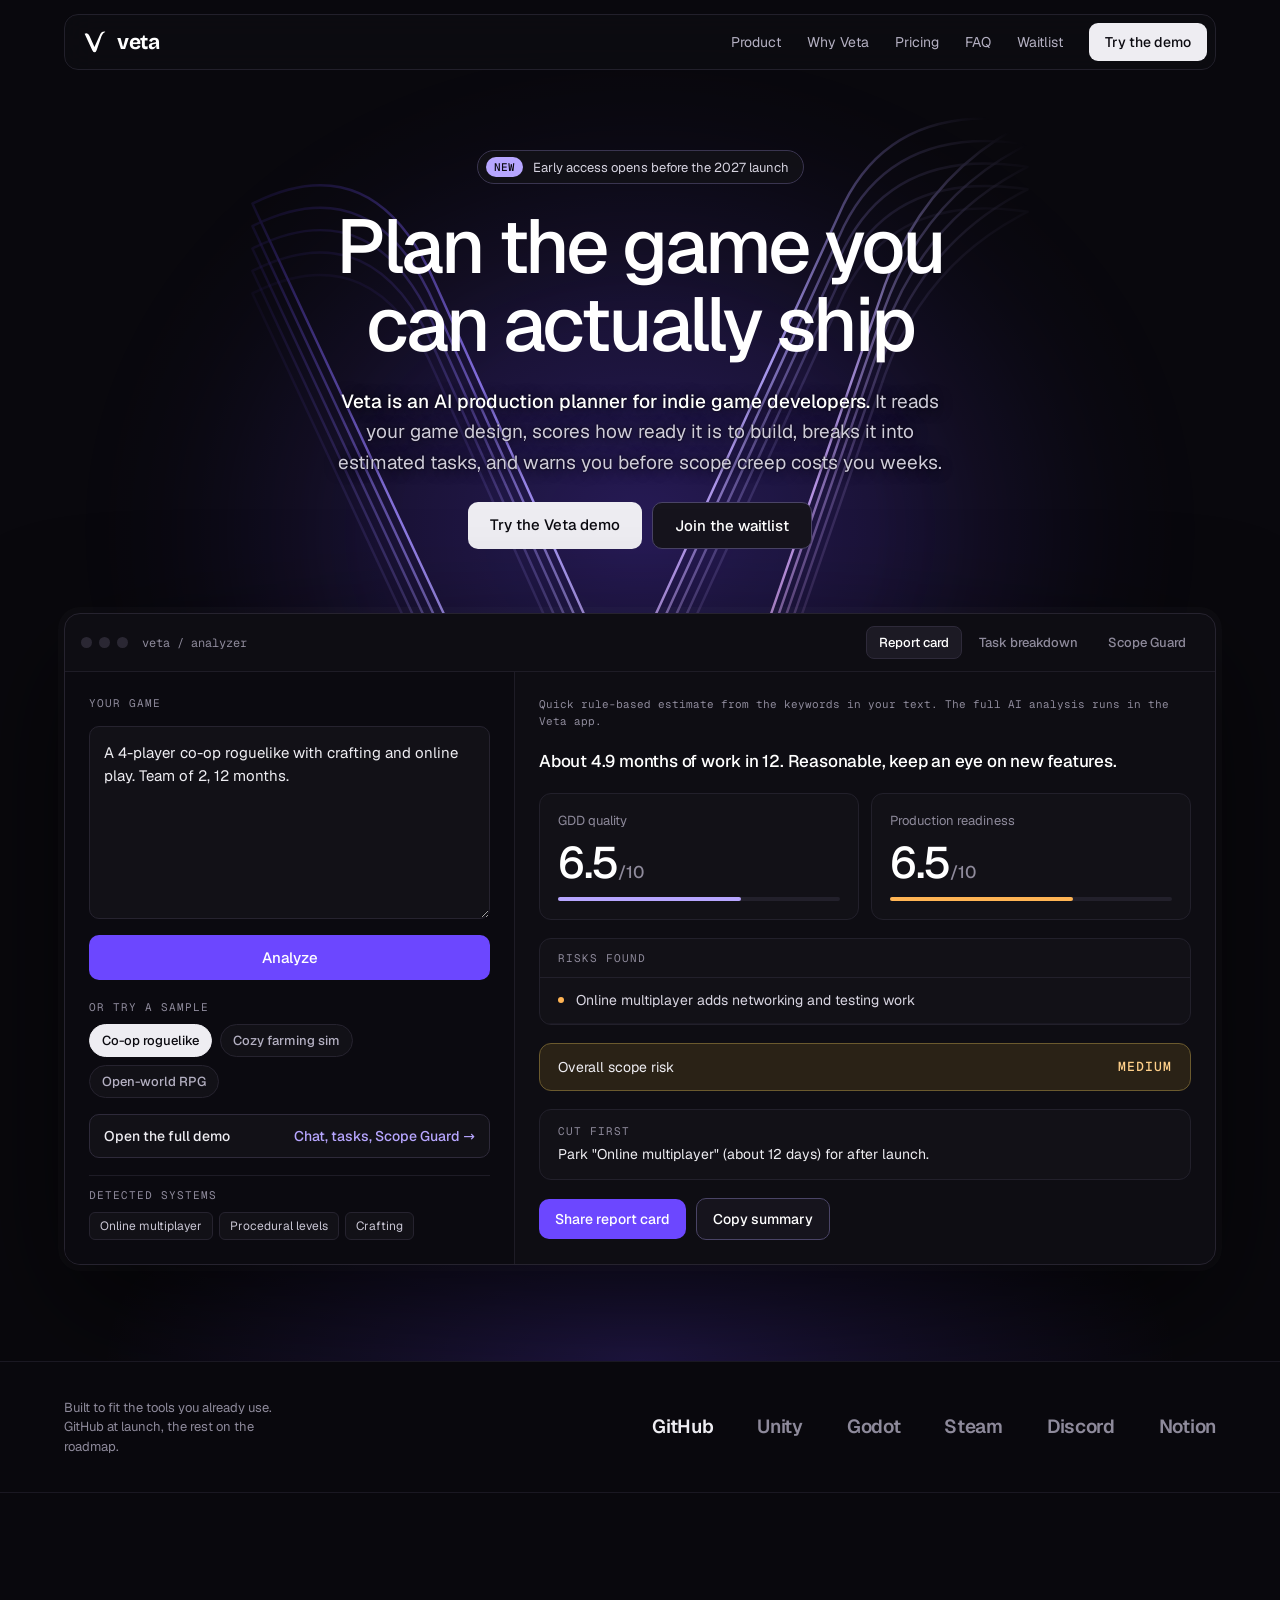
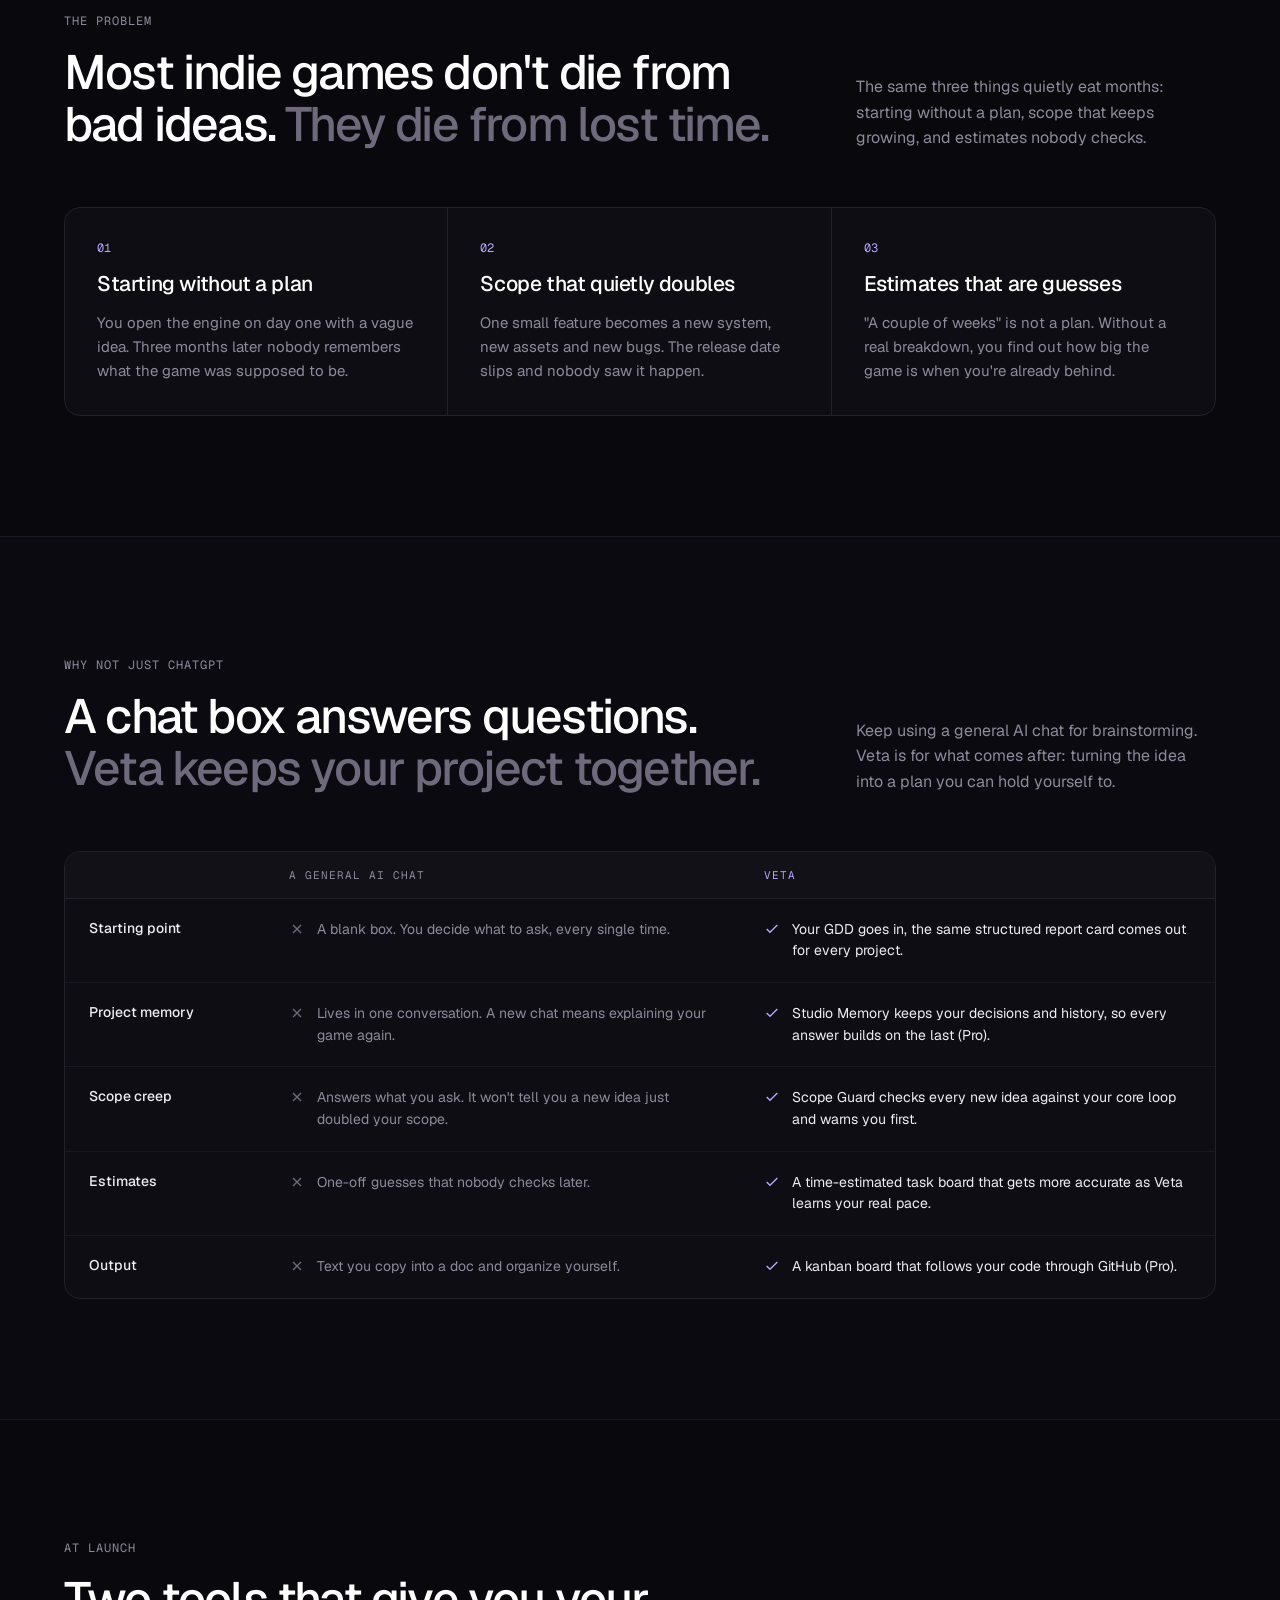
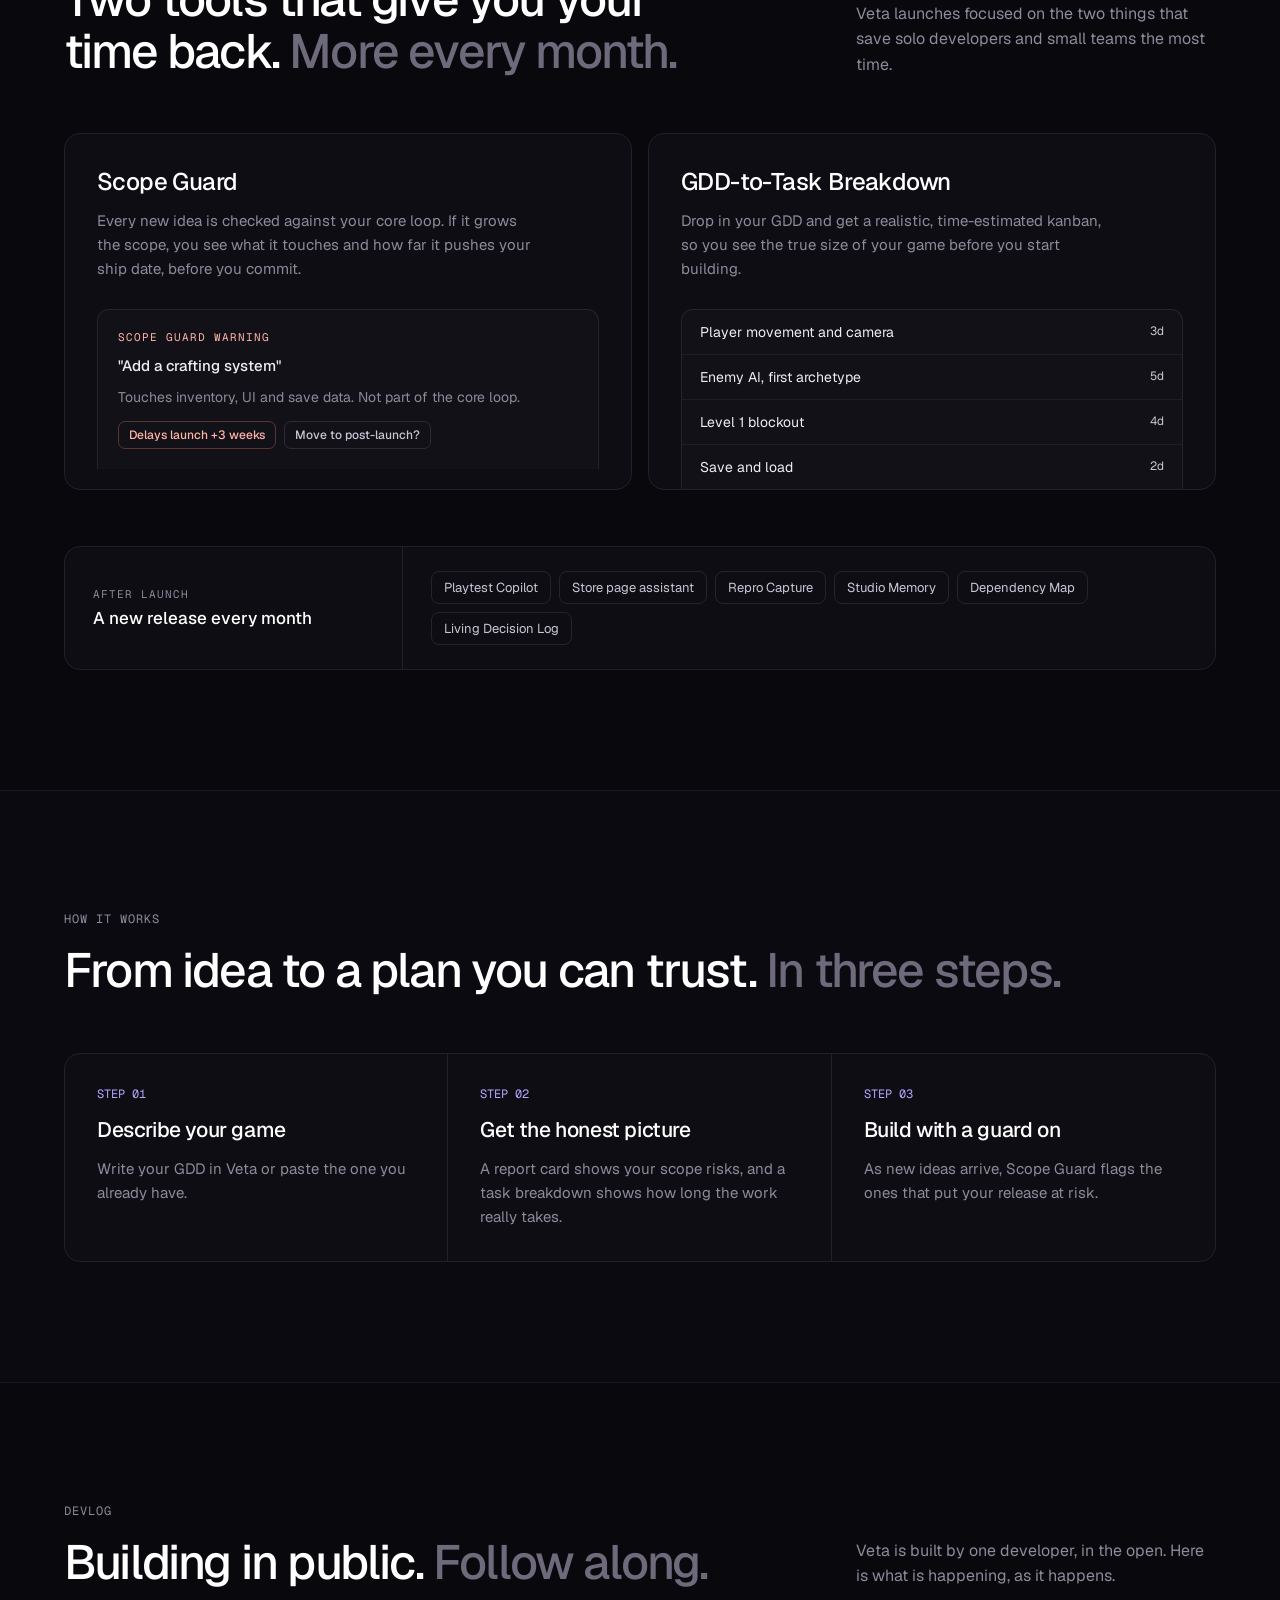
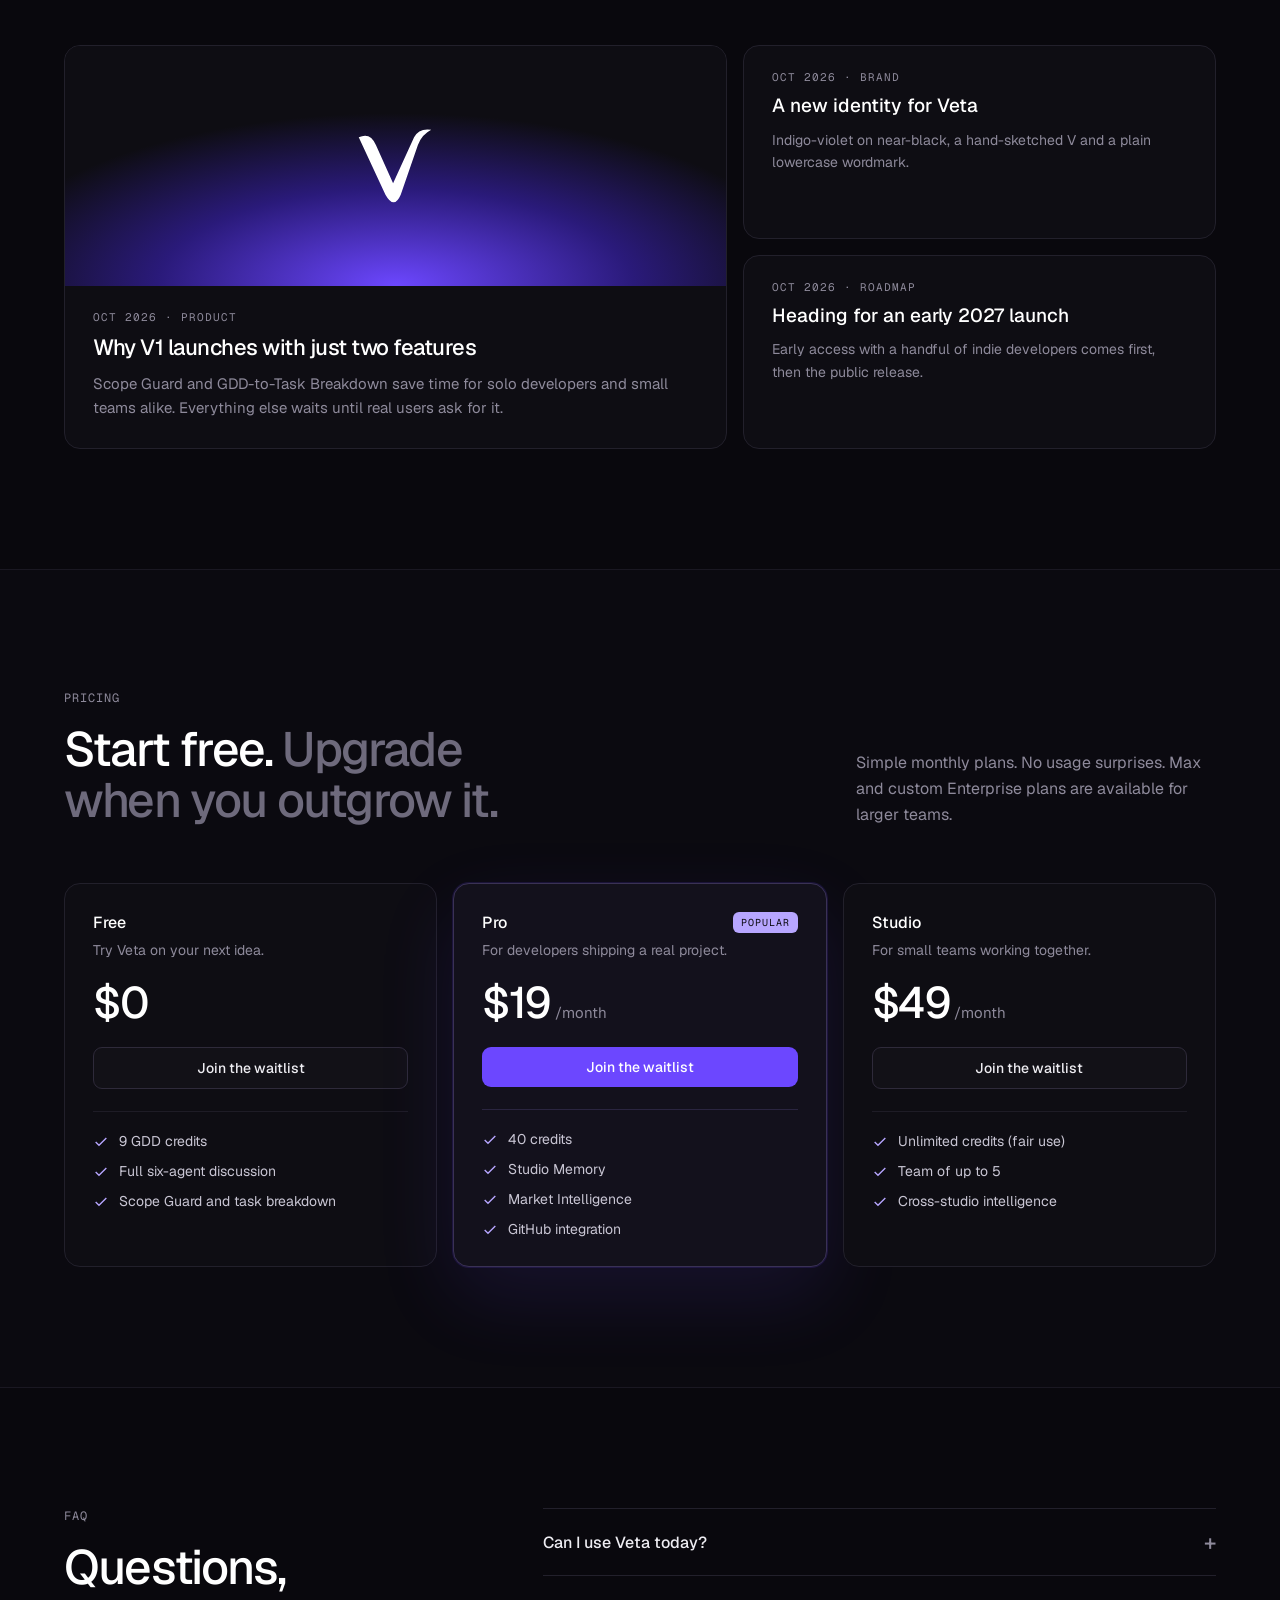
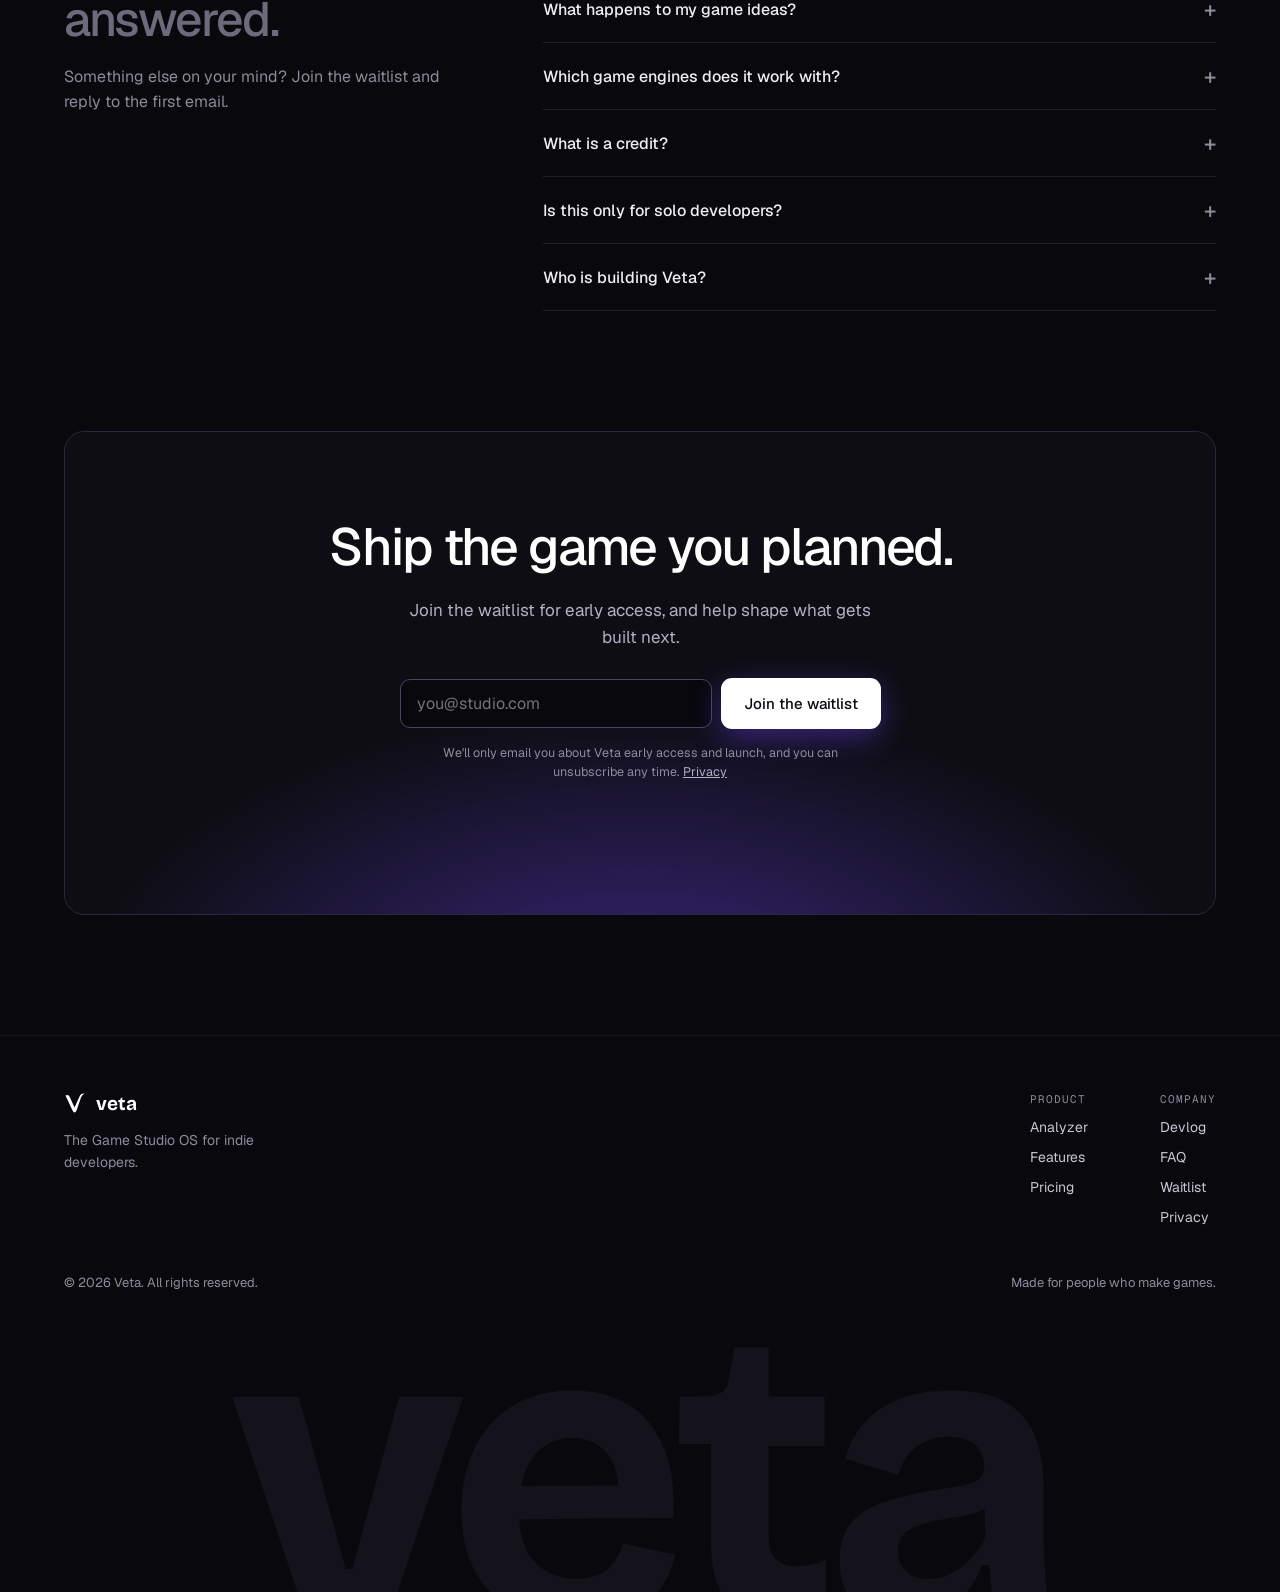
<file: index.html>
<!doctype html>
<html lang="en">
<head>
<meta charset="utf-8">
<meta name="viewport" content="width=device-width, initial-scale=1">
<title>Veta — Scope creep and game planning tool for indie developers</title>
<meta name="description" content="Veta is an AI production planner for indie game developers. It scores your game design, breaks it into estimated tasks, forecasts your release date and warns you before scope creep costs you weeks.">
<link rel="canonical" href="https://veta-site.netlify.app/">
<link rel="icon" href="favicon.svg" type="image/svg+xml">
<meta name="theme-color" content="#09080D">
<meta property="og:type" content="website">
<meta property="og:site_name" content="Veta">
<meta property="og:url" content="https://veta-site.netlify.app/">
<meta property="og:title" content="Veta — Plan the game you can actually ship">
<meta property="og:description" content="An AI production planner for indie game developers: GDD report card, task breakdown, release forecast and Scope Guard. Free demo, no sign-up.">
<meta property="og:image" content="https://veta-site.netlify.app/og.png">
<meta property="og:image:width" content="1200">
<meta property="og:image:height" content="630">
<meta property="og:image:alt" content="Veta: plan the game you can actually ship">
<meta name="twitter:card" content="summary_large_image">
<meta name="twitter:title" content="Veta — Plan the game you can actually ship">
<meta name="twitter:description" content="An AI production planner for indie game developers. Free demo, no sign-up.">
<meta name="twitter:image" content="https://veta-site.netlify.app/og.png">
<script type="application/ld+json">{"@context":"https://schema.org","@type":"SoftwareApplication","name":"Veta","applicationCategory":"DeveloperApplication","operatingSystem":"Web","url":"https://veta-site.netlify.app/","description":"Veta is an AI production planner for indie game developers. It scores a game design document, breaks it into estimated tasks, forecasts the release date and warns about scope creep.","offers":{"@type":"Offer","price":"0","priceCurrency":"USD","description":"Free demo during early access"}}</script>

<link rel="preload" href="/fonts/geist-latin-400-normal.woff2" as="font" type="font/woff2" crossorigin>
<link rel="stylesheet" href="/fonts/fonts.css">
<style>
body{margin:0;background:#09080D;font-family:'Geist',system-ui,sans-serif;color:#EEEDF2;-webkit-font-smoothing:antialiased}
a{color:#EEEDF2;text-decoration:none}a:hover{color:#FFFFFF}
html{scroll-behavior:smooth}[id]{scroll-margin-top:96px}
details summary{list-style:none;cursor:pointer}details summary::-webkit-details-marker{display:none}
details[open] .faq-plus{transform:rotate(45deg)}
</style>

<style>*{box-sizing:border-box}
#app h1,#app h2{text-wrap:balance}
.nav-link{color:#B4B0C2}.nav-link:hover{color:#FFFFFF}
.hero-sub{color:#CFCCDA!important;text-shadow:0 1px 14px #09080D,0 0 2px #09080D}
.btn-ghost{background:#16141D!important;border:1px solid #4A4466!important;color:#FFFFFF!important}
.btn-ghost:hover{background:#1E1B29!important;border-color:#6C47FF!important}
@media (max-width:760px){
  #app h1{font-size:42px!important;letter-spacing:-1.6px!important;line-height:1.06!important}
  #app h2{font-size:32px!important;letter-spacing:-1px!important;line-height:1.1!important}
  .hero-wrap{padding-top:112px!important}
  .nav-link{display:none!important}
  .nav-link.keep{display:inline!important}
  .nav-row{flex-wrap:nowrap!important;gap:8px!important}
  .nav-links{flex-wrap:nowrap!important;gap:14px!important}
  .hero-sub{font-size:16px!important}
  #waitlist > div{padding:56px 20px!important}
}
</style>
</head>
<body>
<div id="app"><!--PRERENDER-->
<div style="background:#09080D;color:#EEEDF2;font-family:'Geist',system-ui,sans-serif;width:100%;overflow-x:clip">

<!-- NAV -->
<div style="position:sticky;top:0;z-index:50;height:0">
<div style="max-width:1200px;margin:0 auto;padding:14px 24px 0;box-sizing:border-box">
<div style="background:rgba(14,13,19,0.78);backdrop-filter:blur(16px);-webkit-backdrop-filter:blur(16px);border:1px solid #22202B;border-radius:14px;padding:8px 8px 8px 18px;display:flex;flex-wrap:wrap;gap:10px 24px;align-items:center;justify-content:space-between" class="nav-row">
<a href="#top" style="display:flex;align-items:center;gap:10px;color:#FFFFFF">
<svg width="24" height="24" viewBox="0 0 44 44" aria-hidden="true"><path d="M3 7 Q9 4 12 11 L21 31 L32 7 Q34.500 2 41 3 Q36 5.500 34 11 L25 37 Q21.500 45 17 37 Z" fill="#FFFFFF"></path></svg>
<span style="font-family:'Bricolage Grotesque',sans-serif;font-weight:700;font-size:21px;letter-spacing:-0.5px;color:#FFFFFF">veta</span>
</a>
<div class="nav-links" style="display:flex;flex-wrap:wrap;gap:8px 26px;align-items:center;font-size:14px">
<a class="nav-link" href="#product">Product</a>
<a class="nav-link" href="#compare">Why Veta</a>
<a class="nav-link" href="#pricing">Pricing</a>
<a class="nav-link" href="#faq">FAQ</a>
<a class="nav-link keep" href="#waitlist">Waitlist</a>
<a href="app.html" target="_self" style="background:#EEEDF2;color:#0B0A10;padding:10px 16px;border-radius:9px;font-weight:500">Try the demo</a>
</div>
</div>
</div>
</div>

<!-- HERO -->
<div id="top" style="position:relative;overflow:hidden;border-bottom:1px solid #1A1822">

<div aria-hidden="true" style="position:absolute;left:50%;top:20px;width:1180px;height:1020px;margin-left:-590px;pointer-events:none;-webkit-mask-image:radial-gradient(closest-side,#000 40%,transparent 100%);mask-image:radial-gradient(closest-side,#000 40%,transparent 100%)">
<div style="position:absolute;left:0;top:0;right:0;bottom:0;background:radial-gradient(closest-side,rgba(108,71,255,0.30),rgba(108,71,255,0) 100%)"></div>
<svg viewBox="-2 -2 48 50" width="1180" height="1020" preserveAspectRatio="xMidYMid meet" style="position:absolute;left:0;top:0">
<defs>
<linearGradient id="vsig" x1="0" y1="0" x2="1" y2="1">
<stop offset="0" stop-color="#4B2BD6"></stop>
<stop offset="0.5" stop-color="#B7A6FF"></stop>
<stop offset="1" stop-color="#FF8AC4"></stop>
</linearGradient>
</defs>
<g fill="none" stroke="url(#vsig)" stroke-width="0.12" stroke-linejoin="round">
<path d="M3 7 Q9 4 12 11 L21 31 L32 7 Q34.500 2 41 3 Q36 5.500 34 11 L25 37 Q21.500 45 17 37 Z" opacity="0.9"></path>
<path transform="translate(0,1.100)" d="M3 7 Q9 4 12 11 L21 31 L32 7 Q34.500 2 41 3 Q36 5.500 34 11 L25 37 Q21.500 45 17 37 Z" opacity="0.62"></path>
<path transform="translate(0,2.200)" d="M3 7 Q9 4 12 11 L21 31 L32 7 Q34.500 2 41 3 Q36 5.500 34 11 L25 37 Q21.500 45 17 37 Z" opacity="0.42"></path>
<path transform="translate(0,3.300)" d="M3 7 Q9 4 12 11 L21 31 L32 7 Q34.500 2 41 3 Q36 5.500 34 11 L25 37 Q21.500 45 17 37 Z" opacity="0.28"></path>
<path transform="translate(0,4.400)" d="M3 7 Q9 4 12 11 L21 31 L32 7 Q34.500 2 41 3 Q36 5.500 34 11 L25 37 Q21.500 45 17 37 Z" opacity="0.16"></path>
</g>
</svg>
</div>
<div aria-hidden="true" style="position:absolute;left:0;right:0;bottom:0;height:520px;pointer-events:none;background:radial-gradient(ellipse 60% 70% at 50% 100%,rgba(108,71,255,0.22),rgba(9,8,13,0) 70%)"></div>

<div style="position:relative;max-width:900px;margin:0 auto;padding:150px 24px 0;box-sizing:border-box;display:flex;flex-direction:column;gap:24px;align-items:center;text-align:center" class="hero-wrap">
<div style="display:flex;align-items:center;gap:10px;font-size:13px;color:#D6D3E0;border:1px solid #3A3550;background:rgba(18,17,23,0.92);padding:6px 14px 6px 8px;border-radius:999px">
<span style="font-family:'Geist Mono',monospace;font-size:11px;color:#0B0A10;background:#B7A6FF;padding:3px 8px;border-radius:999px;font-weight:500">NEW</span>
Early access opens before the 2027 launch
</div>
<h1 style="margin:0;font-family:'Geist',sans-serif;font-weight:500;font-size:76px;line-height:1.02;letter-spacing:-3px;color:#FFFFFF">Plan the game you can actually ship</h1>
<p class="hero-sub" style="margin:0;font-size:19px;line-height:1.6;color:#8E8A9B;max-width:620px"><strong style="color:#FFFFFF;font-weight:500">Veta is an AI production planner for indie game developers.</strong> It reads your game design, scores how ready it is to build, breaks it into estimated tasks, and warns you before scope creep costs you weeks.</p>
<div style="display:flex;flex-wrap:wrap;gap:10px;justify-content:center">
<a href="app.html" target="_self" style="background:#EEEDF2;color:#0B0A10;padding:13px 22px;border-radius:10px;font-weight:500;font-size:15px">Try the Veta demo</a>
<a class="btn-ghost" href="#waitlist" style="padding:13px 22px;border-radius:10px;font-weight:500;font-size:15px">Join the waitlist</a>
</div>
</div>

<!-- PRODUCT WINDOW -->
<div id="product" style="position:relative;max-width:1200px;margin:64px auto 0;padding:0 24px 96px;box-sizing:border-box">
<div style="background:#0E0D13;border:1px solid #26232F;border-radius:16px;overflow:hidden;box-shadow:0 40px 120px rgba(0,0,0,0.6),0 0 0 6px rgba(255,255,255,0.02)">

<div style="display:flex;align-items:center;gap:14px;padding:12px 16px;border-bottom:1px solid #1E1C26;flex-wrap:wrap">
<div style="display:flex;gap:7px"><span style="width:11px;height:11px;border-radius:99px;background:#2A2733"></span><span style="width:11px;height:11px;border-radius:99px;background:#2A2733"></span><span style="width:11px;height:11px;border-radius:99px;background:#2A2733"></span></div>
<div style="font-family:'Geist Mono',monospace;font-size:12px;color:#8E8A9B">veta / analyzer</div>
<div style="margin-left:auto;display:flex;gap:4px;flex-wrap:wrap">

<button data-tab="report" style="font-family:'Geist',sans-serif;font-size:13px;font-weight:500;padding:7px 12px;border-radius:8px;cursor:pointer;border:1px solid #2E2A3A;background:#1C1A24;color:#FFFFFF">Report card</button>

<button data-tab="tasks" style="font-family:'Geist',sans-serif;font-size:13px;font-weight:500;padding:7px 12px;border-radius:8px;cursor:pointer;border:1px solid transparent;background:transparent;color:#8E8A9B">Task breakdown</button>

<button data-tab="scope" style="font-family:'Geist',sans-serif;font-size:13px;font-weight:500;padding:7px 12px;border-radius:8px;cursor:pointer;border:1px solid transparent;background:transparent;color:#8E8A9B">Scope Guard</button>

</div>
</div>

<div style="display:flex;flex-wrap:wrap;text-align:left">

<!-- input panel -->
<div style="flex:1 1 340px;min-width:0;padding:24px;box-sizing:border-box;border-right:1px solid #1E1C26;display:flex;flex-direction:column;gap:16px;background:#0B0A10">
<label for="idea-input" style="font-family:'Geist Mono',monospace;font-size:11px;letter-spacing:1px;color:#8E8A9B">YOUR GAME</label>
<textarea id="idea-input" rows="7" maxlength="4000" placeholder="Describe your game: genre, core loop, key features, team size and timeline." aria-label="Describe your game" style="width:100%;box-sizing:border-box;background:#121117;border:1px solid #26232F;border-radius:10px;padding:14px;outline:0;resize:vertical;font-family:'Geist',sans-serif;font-size:15px;line-height:1.55;color:#EEEDF2">A 4-player co-op roguelike with crafting and online play. Team of 2, 12 months.</textarea>
<a href="#product" data-analyze="1" style="display:flex;justify-content:center;background:#6C47FF;color:#FFFFFF;border-radius:10px;padding:13px 18px;font-weight:500;font-size:15px">Analyze</a>


<div style="display:flex;flex-direction:column;gap:10px;margin-top:4px">
<div style="font-family:'Geist Mono',monospace;font-size:11px;letter-spacing:1px;color:#8E8A9B">OR TRY A SAMPLE</div>
<div style="display:flex;flex-wrap:wrap;gap:8px">

<button data-game="0" style="font-family:'Geist',sans-serif;font-size:13px;font-weight:500;padding:7px 12px;border-radius:999px;cursor:pointer;border:1px solid #EEEDF2;background:#EEEDF2;color:#0B0A10">Co-op roguelike</button>

<button data-game="1" style="font-family:'Geist',sans-serif;font-size:13px;font-weight:500;padding:7px 12px;border-radius:999px;cursor:pointer;border:1px solid #26232F;background:#121117;color:#B4B0C2">Cozy farming sim</button>

<button data-game="2" style="font-family:'Geist',sans-serif;font-size:13px;font-weight:500;padding:7px 12px;border-radius:999px;cursor:pointer;border:1px solid #26232F;background:#121117;color:#B4B0C2">Open-world RPG</button>

</div>
</div>
<a href="app.html" target="_self" style="display:flex;justify-content:space-between;align-items:center;gap:10px;border:1px solid #2E2A3A;background:#121117;border-radius:10px;padding:12px 14px;color:#EEEDF2;font-size:14px;font-weight:500">Open the full demo<span style="color:#B7A6FF">Chat, tasks, Scope Guard →</span></a>
<div style="margin-top:auto;padding-top:12px;border-top:1px solid #1E1C26;display:flex;flex-direction:column;gap:10px">
<div style="font-family:'Geist Mono',monospace;font-size:11px;letter-spacing:1px;color:#8E8A9B">DETECTED SYSTEMS</div>
<div style="display:flex;flex-wrap:wrap;gap:6px">

<span style="font-size:12px;color:#C9C6D4;background:#121117;border:1px solid #26232F;padding:5px 10px;border-radius:6px">Online multiplayer</span>

<span style="font-size:12px;color:#C9C6D4;background:#121117;border:1px solid #26232F;padding:5px 10px;border-radius:6px">Procedural levels</span>

<span style="font-size:12px;color:#C9C6D4;background:#121117;border:1px solid #26232F;padding:5px 10px;border-radius:6px">Crafting</span>

</div>
</div>
</div>

<!-- output panel -->
<div style="flex:2 1 480px;min-width:0;padding:24px;box-sizing:border-box;display:flex;flex-direction:column;gap:20px;min-height:480px">
<div style="font-family:'Geist Mono',monospace;font-size:11px;line-height:1.5;color:#8E8A9B">Quick rule-based estimate from the keywords in your text. The full AI analysis runs in the Veta app.</div>


<div style="display:flex;flex-direction:column;gap:18px">
<div style="font-size:17px;line-height:1.5;color:#FFFFFF;font-weight:500;letter-spacing:-0.2px">About 4.9 months of work in 12. Reasonable, keep an eye on new features.</div>
<div style="display:flex;gap:12px;flex-wrap:wrap">
<div style="flex:1 1 180px;background:#121117;border:1px solid #22202B;border-radius:12px;padding:18px;display:flex;flex-direction:column;gap:12px">
<div style="font-size:13px;color:#8E8A9B">GDD quality</div>
<div style="font-weight:500;font-size:44px;line-height:1;letter-spacing:-1.500px;color:#FFFFFF">6.5<span style="font-size:17px;color:#8E8A9B;letter-spacing:0">/10</span></div>
<div style="height:4px;border-radius:99px;background:#22202B"><div style="width:65%;height:4px;border-radius:99px;background:#B7A6FF"></div></div>
</div>
<div style="flex:1 1 180px;background:#121117;border:1px solid #22202B;border-radius:12px;padding:18px;display:flex;flex-direction:column;gap:12px">
<div style="font-size:13px;color:#8E8A9B">Production readiness</div>
<div style="font-weight:500;font-size:44px;line-height:1;letter-spacing:-1.500px;color:#FFFFFF">6.5<span style="font-size:17px;color:#8E8A9B;letter-spacing:0">/10</span></div>
<div style="height:4px;border-radius:99px;background:#22202B"><div style="width:65%;height:4px;border-radius:99px;background:#FFB454"></div></div>
</div>
</div>
<div style="background:#121117;border:1px solid #22202B;border-radius:12px;overflow:hidden">
<div style="padding:12px 18px;border-bottom:1px solid #22202B;font-family:'Geist Mono',monospace;font-size:11px;letter-spacing:1px;color:#8E8A9B">RISKS FOUND</div>

<div style="display:flex;gap:12px;align-items:flex-start;padding:12px 18px;border-bottom:1px solid #1A1822;font-size:14px;line-height:1.5;color:#D9D6E2"><span style="width:6px;height:6px;margin-top:7px;border-radius:99px;background:#FFB454;flex:none"></span>Online multiplayer adds networking and testing work</div>

</div>
<div style="display:flex;justify-content:space-between;align-items:center;gap:12px;flex-wrap:wrap;background:#2A2216;border:1px solid #6B5A2E;border-radius:12px;padding:14px 18px">
<span style="font-size:14px;color:#EEEDF2">Overall scope risk</span>
<span style="font-family:'Geist Mono',monospace;font-size:13px;font-weight:500;color:#FFD08A;letter-spacing:1px">MEDIUM</span>
</div>

<div style="background:#121117;border:1px solid #22202B;border-radius:12px;padding:14px 18px;display:flex;flex-direction:column;gap:6px">
<span style="font-family:'Geist Mono',monospace;font-size:11px;letter-spacing:1px;color:#8E8A9B">CUT FIRST</span>
<span style="font-size:14px;line-height:1.5;color:#EEEDF2">Park "Online multiplayer" (about 12 days) for after launch.</span>
</div>

<div style="display:flex;gap:10px;flex-wrap:wrap;align-items:center">
<button type="button" data-share="card" style="font-family:'Geist',sans-serif;font-size:14px;font-weight:500;padding:11px 16px;border-radius:10px;cursor:pointer;border:0;background:#6C47FF;color:#FFFFFF">Share report card</button>
<button type="button" data-share="copy" style="font-family:'Geist',sans-serif;font-size:14px;font-weight:500;padding:11px 16px;border-radius:10px;cursor:pointer;border:1px solid #4A4466;background:#16141D;color:#FFFFFF">Copy summary</button>
<span style="font-size:13px;color:#B4B0C2" role="status"></span>
</div>
</div>






</div>
</div>
</div>
</div>
</div>

<!-- WORKS WITH -->
<div style="border-bottom:1px solid #1A1822">
<div style="max-width:1200px;margin:0 auto;padding:36px 24px;box-sizing:border-box;display:flex;flex-wrap:wrap;gap:20px 48px;align-items:center;justify-content:space-between">
<div style="font-size:13px;color:#8E8A9B;max-width:240px;line-height:1.5">Built to fit the tools you already use. GitHub at launch, the rest on the roadmap.</div>
<div style="display:flex;flex-wrap:wrap;gap:16px 44px;align-items:center;font-weight:600;font-size:19px;letter-spacing:-0.300px;color:#8E8A9B">
<span style="color:#EEEDF2">GitHub</span><span>Unity</span><span>Godot</span><span>Steam</span><span>Discord</span><span>Notion</span>
</div>
</div>
</div>

<!-- PROBLEM -->
<div id="problem" style="max-width:1200px;margin:0 auto;padding:120px 24px;box-sizing:border-box;display:flex;flex-direction:column;gap:56px">
<div style="display:flex;flex-wrap:wrap;gap:24px 64px;align-items:flex-end;justify-content:space-between">
<div style="flex:1 1 520px;min-width:0;display:flex;flex-direction:column;gap:18px">
<div style="font-family:'Geist Mono',monospace;font-size:12px;letter-spacing:1px;color:#8E8A9B">THE PROBLEM</div>
<h2 style="margin:0;font-weight:500;font-size:48px;line-height:1.08;letter-spacing:-1.800px;color:#FFFFFF">Most indie games don't die from bad ideas. <span style="color:#6E6A7C">They die from lost time.</span></h2>
</div>
<p style="flex:0 1 360px;margin:0;font-size:16px;line-height:1.6;color:#8E8A9B">The same three things quietly eat months: starting without a plan, scope that keeps growing, and estimates nobody checks.</p>
</div>
<div style="display:flex;flex-wrap:wrap;border:1px solid #22202B;border-radius:16px;overflow:hidden;background:#0E0D13">
<div style="flex:1 1 300px;min-width:0;padding:32px;box-sizing:border-box;border-right:1px solid #22202B;display:flex;flex-direction:column;gap:14px">
<div style="font-family:'Geist Mono',monospace;font-size:12px;color:#B7A6FF">01</div>
<div style="font-weight:500;font-size:21px;letter-spacing:-0.400px;color:#FFFFFF">Starting without a plan</div>
<p style="margin:0;font-size:15px;line-height:1.6;color:#8E8A9B">You open the engine on day one with a vague idea. Three months later nobody remembers what the game was supposed to be.</p>
</div>
<div style="flex:1 1 300px;min-width:0;padding:32px;box-sizing:border-box;border-right:1px solid #22202B;display:flex;flex-direction:column;gap:14px">
<div style="font-family:'Geist Mono',monospace;font-size:12px;color:#B7A6FF">02</div>
<div style="font-weight:500;font-size:21px;letter-spacing:-0.400px;color:#FFFFFF">Scope that quietly doubles</div>
<p style="margin:0;font-size:15px;line-height:1.6;color:#8E8A9B">One small feature becomes a new system, new assets and new bugs. The release date slips and nobody saw it happen.</p>
</div>
<div style="flex:1 1 300px;min-width:0;padding:32px;box-sizing:border-box;display:flex;flex-direction:column;gap:14px">
<div style="font-family:'Geist Mono',monospace;font-size:12px;color:#B7A6FF">03</div>
<div style="font-weight:500;font-size:21px;letter-spacing:-0.400px;color:#FFFFFF">Estimates that are guesses</div>
<p style="margin:0;font-size:15px;line-height:1.6;color:#8E8A9B">"A couple of weeks" is not a plan. Without a real breakdown, you find out how big the game is when you're already behind.</p>
</div>
</div>
</div>

<!-- COMPARE TABLE -->
<div id="compare" style="background:#0B0A10;border-top:1px solid #1A1822;border-bottom:1px solid #1A1822">
<div style="max-width:1200px;margin:0 auto;padding:120px 24px;box-sizing:border-box;display:flex;flex-direction:column;gap:56px">
<div style="display:flex;flex-wrap:wrap;gap:24px 64px;align-items:flex-end;justify-content:space-between">
<div style="flex:1 1 520px;min-width:0;display:flex;flex-direction:column;gap:18px">
<div style="font-family:'Geist Mono',monospace;font-size:12px;letter-spacing:1px;color:#8E8A9B">WHY NOT JUST CHATGPT</div>
<h2 style="margin:0;font-weight:500;font-size:48px;line-height:1.08;letter-spacing:-1.800px;color:#FFFFFF">A chat box answers questions. <span style="color:#6E6A7C">Veta keeps your project together.</span></h2>
</div>
<p style="flex:0 1 360px;margin:0;font-size:16px;line-height:1.6;color:#8E8A9B">Keep using a general AI chat for brainstorming. Veta is for what comes after: turning the idea into a plan you can hold yourself to.</p>
</div>

<div style="border:1px solid #22202B;border-radius:16px;overflow:hidden;background:#0E0D13">
<div style="display:flex;flex-wrap:wrap;border-bottom:1px solid #22202B;background:#121117">
<div style="flex:0 1 200px;min-width:0;padding:16px 24px;box-sizing:border-box;font-family:'Geist Mono',monospace;font-size:11px;letter-spacing:1px;color:#8E8A9B"></div>
<div style="flex:1 1 280px;min-width:0;padding:16px 24px;box-sizing:border-box;font-family:'Geist Mono',monospace;font-size:11px;letter-spacing:1px;color:#8E8A9B">A GENERAL AI CHAT</div>
<div style="flex:1 1 280px;min-width:0;padding:16px 24px;box-sizing:border-box;font-family:'Geist Mono',monospace;font-size:11px;letter-spacing:1px;color:#B7A6FF">VETA</div>
</div>

<div style="display:flex;flex-wrap:wrap;border-bottom:1px solid #1A1822">
<div style="flex:0 1 200px;min-width:0;padding:20px 24px;box-sizing:border-box;font-size:14px;font-weight:500;color:#EEEDF2">Starting point</div>
<div style="flex:1 1 280px;min-width:0;padding:20px 24px;box-sizing:border-box;display:flex;gap:12px;font-size:14px;line-height:1.55;color:#8E8A9B"><svg width="16" height="16" viewBox="0 0 24 24" fill="none" stroke="#6E6A7C" stroke-width="2" style="flex:none;margin-top:2px" aria-hidden="true"><path d="M18 6 6 18M6 6l12 12"></path></svg>A blank box. You decide what to ask, every single time.</div>
<div style="flex:1 1 280px;min-width:0;padding:20px 24px;box-sizing:border-box;display:flex;gap:12px;font-size:14px;line-height:1.55;color:#EEEDF2"><svg width="16" height="16" viewBox="0 0 24 24" fill="none" stroke="#B7A6FF" stroke-width="2" style="flex:none;margin-top:2px" aria-hidden="true"><path d="M20 6 9 17l-5-5"></path></svg>Your GDD goes in, the same structured report card comes out for every project.</div>
</div>
<div style="display:flex;flex-wrap:wrap;border-bottom:1px solid #1A1822">
<div style="flex:0 1 200px;min-width:0;padding:20px 24px;box-sizing:border-box;font-size:14px;font-weight:500;color:#EEEDF2">Project memory</div>
<div style="flex:1 1 280px;min-width:0;padding:20px 24px;box-sizing:border-box;display:flex;gap:12px;font-size:14px;line-height:1.55;color:#8E8A9B"><svg width="16" height="16" viewBox="0 0 24 24" fill="none" stroke="#6E6A7C" stroke-width="2" style="flex:none;margin-top:2px" aria-hidden="true"><path d="M18 6 6 18M6 6l12 12"></path></svg>Lives in one conversation. A new chat means explaining your game again.</div>
<div style="flex:1 1 280px;min-width:0;padding:20px 24px;box-sizing:border-box;display:flex;gap:12px;font-size:14px;line-height:1.55;color:#EEEDF2"><svg width="16" height="16" viewBox="0 0 24 24" fill="none" stroke="#B7A6FF" stroke-width="2" style="flex:none;margin-top:2px" aria-hidden="true"><path d="M20 6 9 17l-5-5"></path></svg>Studio Memory keeps your decisions and history, so every answer builds on the last (Pro).</div>
</div>
<div style="display:flex;flex-wrap:wrap;border-bottom:1px solid #1A1822">
<div style="flex:0 1 200px;min-width:0;padding:20px 24px;box-sizing:border-box;font-size:14px;font-weight:500;color:#EEEDF2">Scope creep</div>
<div style="flex:1 1 280px;min-width:0;padding:20px 24px;box-sizing:border-box;display:flex;gap:12px;font-size:14px;line-height:1.55;color:#8E8A9B"><svg width="16" height="16" viewBox="0 0 24 24" fill="none" stroke="#6E6A7C" stroke-width="2" style="flex:none;margin-top:2px" aria-hidden="true"><path d="M18 6 6 18M6 6l12 12"></path></svg>Answers what you ask. It won't tell you a new idea just doubled your scope.</div>
<div style="flex:1 1 280px;min-width:0;padding:20px 24px;box-sizing:border-box;display:flex;gap:12px;font-size:14px;line-height:1.55;color:#EEEDF2"><svg width="16" height="16" viewBox="0 0 24 24" fill="none" stroke="#B7A6FF" stroke-width="2" style="flex:none;margin-top:2px" aria-hidden="true"><path d="M20 6 9 17l-5-5"></path></svg>Scope Guard checks every new idea against your core loop and warns you first.</div>
</div>
<div style="display:flex;flex-wrap:wrap;border-bottom:1px solid #1A1822">
<div style="flex:0 1 200px;min-width:0;padding:20px 24px;box-sizing:border-box;font-size:14px;font-weight:500;color:#EEEDF2">Estimates</div>
<div style="flex:1 1 280px;min-width:0;padding:20px 24px;box-sizing:border-box;display:flex;gap:12px;font-size:14px;line-height:1.55;color:#8E8A9B"><svg width="16" height="16" viewBox="0 0 24 24" fill="none" stroke="#6E6A7C" stroke-width="2" style="flex:none;margin-top:2px" aria-hidden="true"><path d="M18 6 6 18M6 6l12 12"></path></svg>One-off guesses that nobody checks later.</div>
<div style="flex:1 1 280px;min-width:0;padding:20px 24px;box-sizing:border-box;display:flex;gap:12px;font-size:14px;line-height:1.55;color:#EEEDF2"><svg width="16" height="16" viewBox="0 0 24 24" fill="none" stroke="#B7A6FF" stroke-width="2" style="flex:none;margin-top:2px" aria-hidden="true"><path d="M20 6 9 17l-5-5"></path></svg>A time-estimated task board that gets more accurate as Veta learns your real pace.</div>
</div>
<div style="display:flex;flex-wrap:wrap">
<div style="flex:0 1 200px;min-width:0;padding:20px 24px;box-sizing:border-box;font-size:14px;font-weight:500;color:#EEEDF2">Output</div>
<div style="flex:1 1 280px;min-width:0;padding:20px 24px;box-sizing:border-box;display:flex;gap:12px;font-size:14px;line-height:1.55;color:#8E8A9B"><svg width="16" height="16" viewBox="0 0 24 24" fill="none" stroke="#6E6A7C" stroke-width="2" style="flex:none;margin-top:2px" aria-hidden="true"><path d="M18 6 6 18M6 6l12 12"></path></svg>Text you copy into a doc and organize yourself.</div>
<div style="flex:1 1 280px;min-width:0;padding:20px 24px;box-sizing:border-box;display:flex;gap:12px;font-size:14px;line-height:1.55;color:#EEEDF2"><svg width="16" height="16" viewBox="0 0 24 24" fill="none" stroke="#B7A6FF" stroke-width="2" style="flex:none;margin-top:2px" aria-hidden="true"><path d="M20 6 9 17l-5-5"></path></svg>A kanban board that follows your code through GitHub (Pro).</div>
</div>
</div>
</div>
</div>

<!-- FEATURES -->
<div id="features" style="max-width:1200px;margin:0 auto;padding:120px 24px;box-sizing:border-box;display:flex;flex-direction:column;gap:56px">
<div style="display:flex;flex-wrap:wrap;gap:24px 64px;align-items:flex-end;justify-content:space-between">
<div style="flex:1 1 520px;min-width:0;display:flex;flex-direction:column;gap:18px">
<div style="font-family:'Geist Mono',monospace;font-size:12px;letter-spacing:1px;color:#8E8A9B">AT LAUNCH</div>
<h2 style="margin:0;font-weight:500;font-size:48px;line-height:1.08;letter-spacing:-1.800px;color:#FFFFFF">Two tools that give you your time back. <span style="color:#6E6A7C">More every month.</span></h2>
</div>
<p style="flex:0 1 360px;margin:0;font-size:16px;line-height:1.6;color:#8E8A9B">Veta launches focused on the two things that save solo developers and small teams the most time.</p>
</div>

<div style="display:flex;flex-wrap:wrap;gap:16px">
<div style="flex:1 1 480px;min-width:0;background:#0E0D13;border:1px solid #22202B;border-radius:16px;overflow:hidden;display:flex;flex-direction:column">
<div style="padding:32px 32px 0;display:flex;flex-direction:column;gap:12px">
<div style="font-weight:500;font-size:24px;letter-spacing:-0.600px;color:#FFFFFF">Scope Guard</div>
<p style="margin:0;font-size:15px;line-height:1.6;color:#8E8A9B;max-width:440px">Every new idea is checked against your core loop. If it grows the scope, you see what it touches and how far it pushes your ship date, before you commit.</p>
</div>
<div style="margin:28px 32px 0;background:#121117;border:1px solid #26232F;border-bottom:0;border-radius:12px 12px 0 0;padding:20px;display:flex;flex-direction:column;gap:12px">
<div style="font-family:'Geist Mono',monospace;font-size:11px;letter-spacing:1px;color:#FFB4A8">SCOPE GUARD WARNING</div>
<div style="font-size:15px;color:#EEEDF2;font-weight:500">"Add a crafting system"</div>
<div style="font-size:14px;line-height:1.55;color:#8E8A9B">Touches inventory, UI and save data. Not part of the core loop.</div>
<div style="display:flex;gap:8px;flex-wrap:wrap">
<span style="font-size:12px;font-weight:500;color:#FFB4A8;border:1px solid #5A3434;padding:5px 10px;border-radius:7px">Delays launch +3 weeks</span>
<span style="font-size:12px;font-weight:500;color:#C9C6D4;border:1px solid #2E2A3A;padding:5px 10px;border-radius:7px">Move to post-launch?</span>
</div>
</div>
</div>

<div style="flex:1 1 480px;min-width:0;background:#0E0D13;border:1px solid #22202B;border-radius:16px;overflow:hidden;display:flex;flex-direction:column">
<div style="padding:32px 32px 0;display:flex;flex-direction:column;gap:12px">
<div style="font-weight:500;font-size:24px;letter-spacing:-0.600px;color:#FFFFFF">GDD-to-Task Breakdown</div>
<p style="margin:0;font-size:15px;line-height:1.6;color:#8E8A9B;max-width:440px">Drop in your GDD and get a realistic, time-estimated kanban, so you see the true size of your game before you start building.</p>
</div>
<div style="margin:28px 32px 0;background:#121117;border:1px solid #26232F;border-bottom:0;border-radius:12px 12px 0 0;overflow:hidden">
<div style="display:flex;justify-content:space-between;gap:12px;padding:13px 18px;border-bottom:1px solid #1E1C26;font-size:14px;color:#EEEDF2"><span>Player movement and camera</span><span style="font-family:'Geist Mono',monospace;font-size:12px;color:#C9C6D4">3d</span></div>
<div style="display:flex;justify-content:space-between;gap:12px;padding:13px 18px;border-bottom:1px solid #1E1C26;font-size:14px;color:#EEEDF2"><span>Enemy AI, first archetype</span><span style="font-family:'Geist Mono',monospace;font-size:12px;color:#C9C6D4">5d</span></div>
<div style="display:flex;justify-content:space-between;gap:12px;padding:13px 18px;border-bottom:1px solid #1E1C26;font-size:14px;color:#EEEDF2"><span>Level 1 blockout</span><span style="font-family:'Geist Mono',monospace;font-size:12px;color:#C9C6D4">4d</span></div>
<div style="display:flex;justify-content:space-between;gap:12px;padding:13px 18px;font-size:14px;color:#EEEDF2"><span>Save and load</span><span style="font-family:'Geist Mono',monospace;font-size:12px;color:#C9C6D4">2d</span></div>
</div>
</div>
</div>

<div style="display:flex;flex-wrap:wrap;border:1px solid #22202B;border-radius:16px;overflow:hidden;background:#0E0D13">
<div style="flex:1 1 240px;min-width:0;padding:24px 28px;box-sizing:border-box;border-right:1px solid #22202B;display:flex;flex-direction:column;gap:6px;justify-content:center">
<div style="font-family:'Geist Mono',monospace;font-size:11px;letter-spacing:1px;color:#8E8A9B">AFTER LAUNCH</div>
<div style="font-weight:500;font-size:17px;color:#FFFFFF">A new release every month</div>
</div>
<div style="flex:3 1 520px;min-width:0;padding:24px 28px;box-sizing:border-box;display:flex;flex-wrap:wrap;gap:8px;align-items:center">
<span style="font-size:13px;color:#C9C6D4;border:1px solid #26232F;padding:7px 12px;border-radius:8px">Playtest Copilot</span>
<span style="font-size:13px;color:#C9C6D4;border:1px solid #26232F;padding:7px 12px;border-radius:8px">Store page assistant</span>
<span style="font-size:13px;color:#C9C6D4;border:1px solid #26232F;padding:7px 12px;border-radius:8px">Repro Capture</span>
<span style="font-size:13px;color:#C9C6D4;border:1px solid #26232F;padding:7px 12px;border-radius:8px">Studio Memory</span>
<span style="font-size:13px;color:#C9C6D4;border:1px solid #26232F;padding:7px 12px;border-radius:8px">Dependency Map</span>
<span style="font-size:13px;color:#C9C6D4;border:1px solid #26232F;padding:7px 12px;border-radius:8px">Living Decision Log</span>
</div>
</div>
</div>

<!-- HOW IT WORKS -->
<div style="background:#0B0A10;border-top:1px solid #1A1822;border-bottom:1px solid #1A1822">
<div style="max-width:1200px;margin:0 auto;padding:120px 24px;box-sizing:border-box;display:flex;flex-direction:column;gap:56px">
<div style="display:flex;flex-wrap:wrap;gap:24px 64px;align-items:flex-end;justify-content:space-between">
<div style="flex:1 1 520px;min-width:0;display:flex;flex-direction:column;gap:18px">
<div style="font-family:'Geist Mono',monospace;font-size:12px;letter-spacing:1px;color:#8E8A9B">HOW IT WORKS</div>
<h2 style="margin:0;font-weight:500;font-size:48px;line-height:1.08;letter-spacing:-1.800px;color:#FFFFFF">From idea to a plan you can trust. <span style="color:#6E6A7C">In three steps.</span></h2>
</div>
</div>
<div style="display:flex;flex-wrap:wrap;border:1px solid #22202B;border-radius:16px;overflow:hidden;background:#0E0D13">
<div style="flex:1 1 300px;min-width:0;padding:32px;box-sizing:border-box;border-right:1px solid #22202B;display:flex;flex-direction:column;gap:14px">
<div style="font-family:'Geist Mono',monospace;font-size:12px;color:#B7A6FF">STEP 01</div>
<div style="font-weight:500;font-size:21px;letter-spacing:-0.400px;color:#FFFFFF">Describe your game</div>
<p style="margin:0;font-size:15px;line-height:1.6;color:#8E8A9B">Write your GDD in Veta or paste the one you already have.</p>
</div>
<div style="flex:1 1 300px;min-width:0;padding:32px;box-sizing:border-box;border-right:1px solid #22202B;display:flex;flex-direction:column;gap:14px">
<div style="font-family:'Geist Mono',monospace;font-size:12px;color:#B7A6FF">STEP 02</div>
<div style="font-weight:500;font-size:21px;letter-spacing:-0.400px;color:#FFFFFF">Get the honest picture</div>
<p style="margin:0;font-size:15px;line-height:1.6;color:#8E8A9B">A report card shows your scope risks, and a task breakdown shows how long the work really takes.</p>
</div>
<div style="flex:1 1 300px;min-width:0;padding:32px;box-sizing:border-box;display:flex;flex-direction:column;gap:14px">
<div style="font-family:'Geist Mono',monospace;font-size:12px;color:#B7A6FF">STEP 03</div>
<div style="font-weight:500;font-size:21px;letter-spacing:-0.400px;color:#FFFFFF">Build with a guard on</div>
<p style="margin:0;font-size:15px;line-height:1.6;color:#8E8A9B">As new ideas arrive, Scope Guard flags the ones that put your release at risk.</p>
</div>
</div>
</div>
</div>

<!-- DEVLOG -->
<div id="devlog" style="max-width:1200px;margin:0 auto;padding:120px 24px;box-sizing:border-box;display:flex;flex-direction:column;gap:56px">
<div style="display:flex;flex-wrap:wrap;gap:24px 64px;align-items:flex-end;justify-content:space-between">
<div style="flex:1 1 520px;min-width:0;display:flex;flex-direction:column;gap:18px">
<div style="font-family:'Geist Mono',monospace;font-size:12px;letter-spacing:1px;color:#8E8A9B">DEVLOG</div>
<h2 style="margin:0;font-weight:500;font-size:48px;line-height:1.08;letter-spacing:-1.800px;color:#FFFFFF">Building in public. <span style="color:#6E6A7C">Follow along.</span></h2>
</div>
<p style="flex:0 1 360px;margin:0;font-size:16px;line-height:1.6;color:#8E8A9B">Veta is built by one developer, in the open. Here is what is happening, as it happens.</p>
</div>
<div style="display:flex;flex-wrap:wrap;gap:16px">
<div style="flex:1.4 1 420px;min-width:0;background:#0E0D13;border:1px solid #22202B;border-radius:16px;overflow:hidden;display:flex;flex-direction:column">
<div style="height:240px;background:radial-gradient(ellipse 80% 90% at 50% 100%,#6C47FF,#2A1A7A 45%,#0E0D13 80%);display:flex;align-items:center;justify-content:center">
<svg width="84" height="84" viewBox="0 0 44 44" aria-hidden="true"><path d="M3 7 Q9 4 12 11 L21 31 L32 7 Q34.500 2 41 3 Q36 5.500 34 11 L25 37 Q21.500 45 17 37 Z" fill="#FFFFFF"></path></svg>
</div>
<div style="padding:24px 28px 28px;display:flex;flex-direction:column;gap:10px">
<div style="font-family:'Geist Mono',monospace;font-size:11px;letter-spacing:1px;color:#8E8A9B">OCT 2026 · PRODUCT</div>
<div style="font-weight:500;font-size:22px;line-height:1.25;letter-spacing:-0.500px;color:#FFFFFF">Why V1 launches with just two features</div>
<p style="margin:0;font-size:15px;line-height:1.6;color:#8E8A9B">Scope Guard and GDD-to-Task Breakdown save time for solo developers and small teams alike. Everything else waits until real users ask for it.</p>
</div>
</div>
<div style="flex:1 1 300px;min-width:0;display:flex;flex-direction:column;gap:16px">
<div style="flex:1;background:#0E0D13;border:1px solid #22202B;border-radius:16px;padding:24px 28px;display:flex;flex-direction:column;gap:10px">
<div style="font-family:'Geist Mono',monospace;font-size:11px;letter-spacing:1px;color:#8E8A9B">OCT 2026 · BRAND</div>
<div style="font-weight:500;font-size:19px;line-height:1.3;color:#FFFFFF">A new identity for Veta</div>
<p style="margin:0;font-size:14px;line-height:1.6;color:#8E8A9B">Indigo-violet on near-black, a hand-sketched V and a plain lowercase wordmark.</p>
</div>
<div style="flex:1;background:#0E0D13;border:1px solid #22202B;border-radius:16px;padding:24px 28px;display:flex;flex-direction:column;gap:10px">
<div style="font-family:'Geist Mono',monospace;font-size:11px;letter-spacing:1px;color:#8E8A9B">OCT 2026 · ROADMAP</div>
<div style="font-weight:500;font-size:19px;line-height:1.3;color:#FFFFFF">Heading for an early 2027 launch</div>
<p style="margin:0;font-size:14px;line-height:1.6;color:#8E8A9B">Early access with a handful of indie developers comes first, then the public release.</p>
</div>
</div>
</div>
</div>

<!-- PRICING -->
<div id="pricing" style="background:#0B0A10;border-top:1px solid #1A1822;border-bottom:1px solid #1A1822">
<div style="max-width:1200px;margin:0 auto;padding:120px 24px;box-sizing:border-box;display:flex;flex-direction:column;gap:56px">
<div style="display:flex;flex-wrap:wrap;gap:24px 64px;align-items:flex-end;justify-content:space-between">
<div style="flex:1 1 520px;min-width:0;display:flex;flex-direction:column;gap:18px">
<div style="font-family:'Geist Mono',monospace;font-size:12px;letter-spacing:1px;color:#8E8A9B">PRICING</div>
<h2 style="margin:0;font-weight:500;font-size:48px;line-height:1.08;letter-spacing:-1.800px;color:#FFFFFF">Start free. <span style="color:#6E6A7C">Upgrade when you outgrow it.</span></h2>
</div>
<p style="flex:0 1 360px;margin:0;font-size:16px;line-height:1.6;color:#8E8A9B">Simple monthly plans. No usage surprises. Max and custom Enterprise plans are available for larger teams.</p>
</div>
<div style="display:flex;flex-wrap:wrap;gap:16px;align-items:stretch">
<div style="flex:1 1 300px;min-width:0;background:#0E0D13;border:1px solid #22202B;border-radius:16px;padding:28px;display:flex;flex-direction:column;gap:22px">
<div style="display:flex;flex-direction:column;gap:8px">
<div style="font-weight:500;font-size:16px;color:#FFFFFF">Free</div>
<div style="font-size:14px;color:#8E8A9B">Try Veta on your next idea.</div>
</div>
<div style="font-weight:500;font-size:44px;letter-spacing:-1.500px;color:#FFFFFF;line-height:1">$0</div>
<a href="#waitlist" style="display:flex;justify-content:center;border:1px solid #2E2A3A;background:#121117;color:#EEEDF2;padding:11px 16px;border-radius:9px;font-weight:500;font-size:14px">Join the waitlist</a>
<div style="display:flex;flex-direction:column;gap:12px;border-top:1px solid #1E1C26;padding-top:20px;font-size:14px;color:#C9C6D4">
<div style="display:flex;gap:10px"><svg width="16" height="16" viewBox="0 0 24 24" fill="none" stroke="#B7A6FF" stroke-width="2" style="flex:none;margin-top:2px" aria-hidden="true"><path d="M20 6 9 17l-5-5"></path></svg>9 GDD credits</div>
<div style="display:flex;gap:10px"><svg width="16" height="16" viewBox="0 0 24 24" fill="none" stroke="#B7A6FF" stroke-width="2" style="flex:none;margin-top:2px" aria-hidden="true"><path d="M20 6 9 17l-5-5"></path></svg>Full six-agent discussion</div>
<div style="display:flex;gap:10px"><svg width="16" height="16" viewBox="0 0 24 24" fill="none" stroke="#B7A6FF" stroke-width="2" style="flex:none;margin-top:2px" aria-hidden="true"><path d="M20 6 9 17l-5-5"></path></svg>Scope Guard and task breakdown</div>
</div>
</div>
<div style="flex:1 1 300px;min-width:0;background:#13111C;border:1px solid #3A3254;border-radius:16px;padding:28px;display:flex;flex-direction:column;gap:22px;box-shadow:0 0 0 1px rgba(108,71,255,0.15),0 30px 80px rgba(108,71,255,0.12)">
<div style="display:flex;flex-direction:column;gap:8px">
<div style="display:flex;justify-content:space-between;align-items:center;gap:10px"><div style="font-weight:500;font-size:16px;color:#FFFFFF">Pro</div><span style="font-family:'Geist Mono',monospace;font-size:10px;letter-spacing:1px;color:#0B0A10;background:#B7A6FF;padding:4px 8px;border-radius:6px">POPULAR</span></div>
<div style="font-size:14px;color:#8E8A9B">For developers shipping a real project.</div>
</div>
<div style="font-weight:500;font-size:44px;letter-spacing:-1.500px;color:#FFFFFF;line-height:1">$19<span style="font-size:15px;font-weight:400;color:#8E8A9B;letter-spacing:0"> /month</span></div>
<a href="#waitlist" style="display:flex;justify-content:center;background:#6C47FF;color:#FFFFFF;padding:11px 16px;border-radius:9px;font-weight:500;font-size:14px">Join the waitlist</a>
<div style="display:flex;flex-direction:column;gap:12px;border-top:1px solid #2A2540;padding-top:20px;font-size:14px;color:#C9C6D4">
<div style="display:flex;gap:10px"><svg width="16" height="16" viewBox="0 0 24 24" fill="none" stroke="#B7A6FF" stroke-width="2" style="flex:none;margin-top:2px" aria-hidden="true"><path d="M20 6 9 17l-5-5"></path></svg>40 credits</div>
<div style="display:flex;gap:10px"><svg width="16" height="16" viewBox="0 0 24 24" fill="none" stroke="#B7A6FF" stroke-width="2" style="flex:none;margin-top:2px" aria-hidden="true"><path d="M20 6 9 17l-5-5"></path></svg>Studio Memory</div>
<div style="display:flex;gap:10px"><svg width="16" height="16" viewBox="0 0 24 24" fill="none" stroke="#B7A6FF" stroke-width="2" style="flex:none;margin-top:2px" aria-hidden="true"><path d="M20 6 9 17l-5-5"></path></svg>Market Intelligence</div>
<div style="display:flex;gap:10px"><svg width="16" height="16" viewBox="0 0 24 24" fill="none" stroke="#B7A6FF" stroke-width="2" style="flex:none;margin-top:2px" aria-hidden="true"><path d="M20 6 9 17l-5-5"></path></svg>GitHub integration</div>
</div>
</div>
<div style="flex:1 1 300px;min-width:0;background:#0E0D13;border:1px solid #22202B;border-radius:16px;padding:28px;display:flex;flex-direction:column;gap:22px">
<div style="display:flex;flex-direction:column;gap:8px">
<div style="font-weight:500;font-size:16px;color:#FFFFFF">Studio</div>
<div style="font-size:14px;color:#8E8A9B">For small teams working together.</div>
</div>
<div style="font-weight:500;font-size:44px;letter-spacing:-1.500px;color:#FFFFFF;line-height:1">$49<span style="font-size:15px;font-weight:400;color:#8E8A9B;letter-spacing:0"> /month</span></div>
<a href="#waitlist" style="display:flex;justify-content:center;border:1px solid #2E2A3A;background:#121117;color:#EEEDF2;padding:11px 16px;border-radius:9px;font-weight:500;font-size:14px">Join the waitlist</a>
<div style="display:flex;flex-direction:column;gap:12px;border-top:1px solid #1E1C26;padding-top:20px;font-size:14px;color:#C9C6D4">
<div style="display:flex;gap:10px"><svg width="16" height="16" viewBox="0 0 24 24" fill="none" stroke="#B7A6FF" stroke-width="2" style="flex:none;margin-top:2px" aria-hidden="true"><path d="M20 6 9 17l-5-5"></path></svg>Unlimited credits (fair use)</div>
<div style="display:flex;gap:10px"><svg width="16" height="16" viewBox="0 0 24 24" fill="none" stroke="#B7A6FF" stroke-width="2" style="flex:none;margin-top:2px" aria-hidden="true"><path d="M20 6 9 17l-5-5"></path></svg>Team of up to 5</div>
<div style="display:flex;gap:10px"><svg width="16" height="16" viewBox="0 0 24 24" fill="none" stroke="#B7A6FF" stroke-width="2" style="flex:none;margin-top:2px" aria-hidden="true"><path d="M20 6 9 17l-5-5"></path></svg>Cross-studio intelligence</div>
</div>
</div>
</div>
</div>
</div>

<!-- FAQ -->
<div id="faq" style="max-width:1200px;margin:0 auto;padding:120px 24px;box-sizing:border-box;display:flex;flex-wrap:wrap;gap:40px 64px">
<div style="flex:1 1 320px;min-width:0;display:flex;flex-direction:column;gap:18px">
<div style="font-family:'Geist Mono',monospace;font-size:12px;letter-spacing:1px;color:#8E8A9B">FAQ</div>
<h2 style="margin:0;font-weight:500;font-size:48px;line-height:1.08;letter-spacing:-1.800px;color:#FFFFFF">Questions, <span style="color:#6E6A7C">answered.</span></h2>
<p style="margin:0;font-size:16px;line-height:1.6;color:#8E8A9B">Something else on your mind? Join the waitlist and reply to the first email.</p>
</div>
<div style="flex:1.6 1 520px;min-width:0;border-top:1px solid #22202B">
<details style="border-bottom:1px solid #22202B">
<summary style="display:flex;justify-content:space-between;align-items:center;gap:16px;padding:22px 0;font-size:16px;font-weight:500;color:#EEEDF2">Can I use Veta today?<span class="faq-plus" style="flex:none;font-size:22px;line-height:1;color:#8E8A9B;transition:transform 0.2s">+</span></summary>
<p style="margin:0 0 22px;font-size:15px;line-height:1.6;color:#8E8A9B;max-width:620px">Not yet. Veta launches in early 2027. People on the waitlist get early access first. You can already try the working demo, with producer chat, a task board and Scope Guard.</p>
</details>
<details style="border-bottom:1px solid #22202B">
<summary style="display:flex;justify-content:space-between;align-items:center;gap:16px;padding:22px 0;font-size:16px;font-weight:500;color:#EEEDF2">What happens to my game ideas?<span class="faq-plus" style="flex:none;font-size:22px;line-height:1;color:#8E8A9B;transition:transform 0.2s">+</span></summary>
<p style="margin:0 0 22px;font-size:15px;line-height:1.6;color:#8E8A9B;max-width:620px">In this prototype, your text is sent to the AI only to produce your analysis, and Veta does not save it. A full data policy, covering what is stored and how it is used, will be published before launch.</p>
</details>
<details style="border-bottom:1px solid #22202B">
<summary style="display:flex;justify-content:space-between;align-items:center;gap:16px;padding:22px 0;font-size:16px;font-weight:500;color:#EEEDF2">Which game engines does it work with?<span class="faq-plus" style="flex:none;font-size:22px;line-height:1;color:#8E8A9B;transition:transform 0.2s">+</span></summary>
<p style="margin:0 0 22px;font-size:15px;line-height:1.6;color:#8E8A9B;max-width:620px">Any. Veta plans from your design document, so the engine doesn't matter. Importing existing Unity and Godot projects is on the roadmap.</p>
</details>
<details style="border-bottom:1px solid #22202B">
<summary style="display:flex;justify-content:space-between;align-items:center;gap:16px;padding:22px 0;font-size:16px;font-weight:500;color:#EEEDF2">What is a credit?<span class="faq-plus" style="flex:none;font-size:22px;line-height:1;color:#8E8A9B;transition:transform 0.2s">+</span></summary>
<p style="margin:0 0 22px;font-size:15px;line-height:1.6;color:#8E8A9B;max-width:620px">Credits are used when Veta analyzes a GDD. The free plan includes 9, Pro includes 40 a month, and Studio is unlimited under fair use.</p>
</details>
<details style="border-bottom:1px solid #22202B">
<summary style="display:flex;justify-content:space-between;align-items:center;gap:16px;padding:22px 0;font-size:16px;font-weight:500;color:#EEEDF2">Is this only for solo developers?<span class="faq-plus" style="flex:none;font-size:22px;line-height:1;color:#8E8A9B;transition:transform 0.2s">+</span></summary>
<p style="margin:0 0 22px;font-size:15px;line-height:1.6;color:#8E8A9B;max-width:620px">No. The launch features work the same for solo developers and small teams. Team features like a dependency map and a shared decision log come later.</p>
</details>
<details style="border-bottom:1px solid #22202B">
<summary style="display:flex;justify-content:space-between;align-items:center;gap:16px;padding:22px 0;font-size:16px;font-weight:500;color:#EEEDF2">Who is building Veta?<span class="faq-plus" style="flex:none;font-size:22px;line-height:1;color:#8E8A9B;transition:transform 0.2s">+</span></summary>
<p style="margin:0 0 22px;font-size:15px;line-height:1.6;color:#8E8A9B;max-width:620px">One indie developer who is also shipping his own game, and who built Veta to fix the problems he kept running into. Progress is shared in the devlog.</p>
</details>
</div>
</div>

<!-- CTA / WAITLIST -->
<div id="waitlist" style="max-width:1200px;margin:0 auto;padding:0 24px 120px;box-sizing:border-box">
<div style="position:relative;overflow:hidden;border:1px solid #2A2540;border-radius:20px;padding:88px 32px;display:flex;flex-direction:column;gap:22px;align-items:center;text-align:center;background:radial-gradient(ellipse 70% 90% at 50% 120%,rgba(108,71,255,0.45),rgba(14,13,19,0) 70%),#0E0D13">
<h2 style="margin:0;font-weight:500;font-size:52px;line-height:1.05;letter-spacing:-2px;color:#FFFFFF;max-width:680px">Ship the game you planned.</h2>
<p style="margin:0;font-size:17px;line-height:1.6;color:#B4B0C2;max-width:500px">Join the waitlist for early access, and help shape what gets built next.</p>
<form id="wl-form" style="display:flex;flex-wrap:wrap;gap:10px;justify-content:center;width:100%;max-width:480px;margin-top:6px">
<label for="email" style="position:absolute;left:-9999px">Email address</label>
<input id="email" name="email" type="email" required="" placeholder="you@studio.com" style="flex:1 1 240px;min-width:0;box-sizing:border-box;padding:13px 16px;border-radius:10px;border:1px solid #4A4466;background:#09080D;color:#EEEDF2;font-size:16px;font-family:'Geist',sans-serif">
<button type="submit" style="background:#FFFFFF;color:#0B0A10;border:0;box-shadow:0 0 0 1px #FFFFFF,0 8px 30px rgba(108,71,255,0.45);padding:13px 22px;border-radius:10px;font-weight:500;font-size:15px;font-family:'Geist',sans-serif;cursor:pointer">Join the waitlist</button>
</form>
<p style="margin:-6px 0 0;font-size:12.5px;line-height:1.5;color:#8E8A9B;max-width:440px">We'll only email you about Veta early access and launch, and you can unsubscribe any time. <a href="/privacy.html" style="color:#B4B0C2;text-decoration:underline">Privacy</a></p>
<div style="min-height:22px;font-size:14px;color:#A59FBB"></div>
</div>
</div>

<!-- FOOTER -->
<div style="border-top:1px solid #1A1822;overflow:hidden">
<div style="max-width:1200px;margin:0 auto;padding:56px 24px 0;box-sizing:border-box;display:flex;flex-wrap:wrap;gap:40px;justify-content:space-between">
<div style="flex:1 1 260px;display:flex;flex-direction:column;gap:14px">
<div style="display:flex;align-items:center;gap:10px">
<svg width="22" height="22" viewBox="0 0 44 44" aria-hidden="true"><path d="M3 7 Q9 4 12 11 L21 31 L32 7 Q34.500 2 41 3 Q36 5.500 34 11 L25 37 Q21.500 45 17 37 Z" fill="#FFFFFF"></path></svg>
<span style="font-family:'Bricolage Grotesque',sans-serif;font-weight:700;font-size:19px;color:#FFFFFF">veta</span>
</div>
<div style="font-size:14px;line-height:1.6;color:#8E8A9B;max-width:260px">The Game Studio OS for indie developers.</div>
</div>
<div style="display:flex;flex-wrap:wrap;gap:40px 72px;font-size:14px">
<div style="display:flex;flex-direction:column;gap:12px">
<div style="font-family:'Geist Mono',monospace;font-size:11px;letter-spacing:1px;color:#8E8A9B">PRODUCT</div>
<a href="#product" style="color:#C9C6D4">Analyzer</a>
<a href="#features" style="color:#C9C6D4">Features</a>
<a href="#pricing" style="color:#C9C6D4">Pricing</a>
</div>
<div style="display:flex;flex-direction:column;gap:12px">
<div style="font-family:'Geist Mono',monospace;font-size:11px;letter-spacing:1px;color:#8E8A9B">COMPANY</div>
<a href="#devlog" style="color:#C9C6D4">Devlog</a>
<a href="#faq" style="color:#C9C6D4">FAQ</a>
<a href="#waitlist" style="color:#C9C6D4">Waitlist</a>
<a href="/privacy.html" style="color:#C9C6D4">Privacy</a>
</div>
</div>
</div>
<div style="max-width:1200px;margin:0 auto;padding:48px 24px 24px;box-sizing:border-box;display:flex;flex-wrap:wrap;gap:12px;justify-content:space-between;font-size:13px;color:#8E8A9B">
<span>© 2026 Veta. All rights reserved.</span>
<span>Made for people who make games.</span>
</div>
<div aria-hidden="true" style="text-align:center;font-family:'Bricolage Grotesque',sans-serif;font-weight:700;font-size:min(34vw,420px);line-height:0.78;letter-spacing:-0.040em;color:#14121B;margin-bottom:-0.12em;user-select:none">veta</div>
</div>

</div>
<!--/PRERENDER--></div>
<script>
const ENDPOINT = 'https://formspree.io/f/mqpebzlq';
// Where did this visitor come from? Links like /?ref=instagram or /?ref=x-thread are remembered for the visit
// and sent with the waitlist email, so the Formspree inbox shows which channel actually brings sign-ups.
function sourceTag() {
  try {
    const p = new URLSearchParams(location.search);
    const r = (p.get('ref') || p.get('utm_source') || '').replace(/[^a-z0-9_-]/gi, '').slice(0, 40);
    if (r) sessionStorage.setItem('veta-ref', r);
    const kept = sessionStorage.getItem('veta-ref');
    return 'veta-landing' + (kept ? ':' + kept : '');
  } catch (_) { return 'veta-landing'; }
}
sourceTag();
const SAMPLES = [
  { chip: 'Co-op roguelike', idea: 'A 4-player co-op roguelike with crafting and online play. Team of 2, 12 months.' },
  { chip: 'Cozy farming sim', idea: 'A cozy farming sim with seasons, villagers and gifting. Solo developer, 9 months.' },
  { chip: 'Open-world RPG', idea: 'An open-world action RPG with quests, skill trees and a day-night cycle. Solo developer, 12 months.' }
];
const COLORS = { 'LOW': ['#9BE7B5', '#16241C', '#2E5A3E'], 'MEDIUM': ['#FFD08A', '#2A2216', '#6B5A2E'], 'HIGH': ['#FFB4A8', '#2A1B1F', '#6B3A3A'], 'VERY HIGH': ['#FFB4A8', '#2A1B1F', '#6B3A3A'], 'UNKNOWN': ['#C9C6D4', '#121117', '#26232F'] };
const NOTE = 'Quick rule-based estimate from the keywords in your text. The full AI analysis runs in the Veta app.';
const ACC = '#6C47FF';
const esc = s => String(s).replace(/&/g, '&amp;').replace(/</g, '&lt;').replace(/>/g, '&gt;');

/* ANALYZE-FN */
function analyzeIdea(text) {
const t = String(text || '').toLowerCase();
const words = (t.match(/[a-z0-9']+/g) || []).length;
const has = (list) => list.some((k) => t.includes(k));
const defs = [
{ key: 'multiplayer', name: 'Online multiplayer', days: 12, kw: ['multiplayer', 'co-op', 'coop', 'online', 'pvp', 'lobby', 'matchmaking'] },
{ key: 'openworld', name: 'Open world', days: 20, kw: ['open world', 'open-world', 'huge map', 'sandbox world', 'massive world'] },
{ key: 'combat', name: 'Combat', days: 10, kw: ['combat', 'fight', 'boss', 'weapon', 'shooter', 'shoot', 'action'] },
{ key: 'procedural', name: 'Procedural levels', days: 8, kw: ['procedural', 'roguelike', 'roguelite', 'randomly generated', 'random levels'] },
{ key: 'crafting', name: 'Crafting', days: 8, kw: ['craft'] },
{ key: 'building', name: 'Base building', days: 8, kw: ['base building', 'base-building', 'building system', 'construction', 'city builder'] },
{ key: 'quests', name: 'Quests and story', days: 8, kw: ['quest', 'story', 'narrative', 'cutscene'] },
{ key: 'dialogue', name: 'Characters and dialogue', days: 7, kw: ['dialogue', 'villager', 'npc', 'companion', 'romance'] },
{ key: 'progression', name: 'Progression', days: 6, kw: ['skill tree', 'progression', 'level up', 'talent', 'upgrade'] },
{ key: 'inventory', name: 'Inventory and items', days: 5, kw: ['inventory', 'loot', 'equipment', 'items'] },
{ key: 'enemies', name: 'Enemy AI', days: 6, kw: ['enemy', 'enemies'] },
{ key: 'economy', name: 'Economy and shop', days: 5, kw: ['shop', 'economy', 'trading', 'currency'] },
{ key: 'farming', name: 'Farming and seasons', days: 7, kw: ['farm', 'season', 'survival', 'hunger'] },
{ key: 'world', name: 'Day-night cycle', days: 4, kw: ['day-night', 'day night', 'weather'] },
{ key: 'vehicles', name: 'Vehicles', days: 8, kw: ['racing', 'vehicle', 'drift', 'driving'] },
{ key: 'puzzle', name: 'Puzzle logic', days: 5, kw: ['puzzle'] },
{ key: 'physics', name: 'Physics', days: 5, kw: ['physics', 'ragdoll'] }
];
const found = defs.filter((d) => has(d.kw));
const major = found.length;
let team = null;
let m = t.match(/team of (\d+)/) || t.match(/(\d+)[- ]?(?:person|people|devs|developers|members)/) || t.match(/(\d+) of us/);
if (m) { team = Math.max(1, parseInt(m[1], 10)); }
else if (/\b(solo|alone|by myself|one developer|single developer|one person)\b/.test(t)) { team = 1; }
let months = null;
m = t.match(/(\d+(?:\.\d+)?)\s*(months?|mos?|weeks?|years?)/);
if (m) {
const n = parseFloat(m[1]);
months = /^y/.test(m[2]) ? n * 12 : /^w/.test(m[2]) ? n / 4.3 : n;
}
const teamN = team === null ? 1 : team;
const monthsN = months === null ? 12 : Math.max(0.5, months);
const teamEff = 1 + (teamN - 1) * 0.7;
const tasks = [{ name: 'Player controller and camera', days: 4 }]
.concat(found.map((d) => ({ name: d.name, days: d.days })))
.concat([{ name: 'Menus and UI', days: 5 }, { name: 'Save and load', days: 3 }]);
const buildDays = tasks.reduce((s, x) => s + x.days, 0);
const ratio = (buildDays * 2.5) / (monthsN * 20 * teamEff * 0.6);
const clamp = (v, lo, hi) => Math.min(hi, Math.max(lo, v));
const half = (v) => Math.round(v * 2) / 2;
const readiness = half(clamp(10 - 9 * ratio, 1, 9.5));
let q = 3;
if (words >= 15) { q += 1; }
if (words >= 40) { q += 1; }
if (words >= 80) { q += 1; }
if (team !== null && months !== null) { q += 1; }
q += Math.min(2, major * 0.5);
if (has(['loop', 'goal', 'objective', 'survive', 'defeat', 'collect', 'escape'])) { q += 0.5; }
const quality = half(clamp(q, 2, 9));
const risks = [];
if (major / teamN >= 3) { risks.push(major + ' major systems for ' + (teamN === 1 ? 'a solo developer' : 'a team of ' + teamN)); }
if (found.some((d) => d.key === 'multiplayer')) { risks.push(teamN === 1 ? 'Online multiplayer is very heavy for a solo developer' : 'Online multiplayer adds networking and testing work'); }
if (found.some((d) => d.key === 'openworld')) { risks.push('Open worlds need content at scale'); }
if (found.filter((d) => ['quests', 'dialogue', 'procedural', 'openworld'].includes(d.key)).length >= 2) { risks.push('High content requirement: levels, quests or dialogue'); }
if (major >= 4) { risks.push('Many interconnected systems'); }
if (ratio > 1) { risks.push('Estimated effort is larger than your timeline'); }
else if (ratio > 0.55) { risks.push('The timeline is tight for this scope'); }
const assumed = [];
if (team === null) { assumed.push('a solo developer'); }
if (months === null) { assumed.push('12 months'); }
if (assumed.length) { risks.push('Not mentioned, so Veta assumed ' + assumed.join(' and ')); }
if (major === 0) { risks.push('No major systems detected. Try describing mechanics like combat, crafting or multiplayer'); }
if (words < 10) { risks.push('The description is very short, so this analysis is rough'); }
if (!risks.length) { risks.push('No major risks found in this description'); }
const level = major === 0 ? 'UNKNOWN' : ratio > 1 ? 'VERY HIGH' : ratio > 0.55 ? 'HIGH' : ratio > 0.3 ? 'MEDIUM' : 'LOW';
const cands = [
{ key: 'multiplayer', request: 'Add online co-op', touches: 'networking, save data, UI and testing', days: 12 },
{ key: 'crafting', request: 'Add a crafting system', touches: 'inventory, UI and save data', days: 8 },
{ key: 'building', request: 'Add base building', touches: 'world state, save data and UI', days: 8 },
{ key: 'progression', request: 'Add a skill tree', touches: 'progression, UI and balancing', days: 6 },
{ key: 'procedural', request: 'Add procedural levels', touches: 'level design, save data and testing', days: 8 },
{ key: 'combat', request: 'Add boss fights', touches: 'combat, enemy AI and animation', days: 8 }
];
const cand = cands.find((c) => !found.some((d) => d.key === c.key)) || cands[0];
const buildMonths = ratio * monthsN;
const fmtM = (v) => (Math.round(v * 10) / 10).toString().replace(/\.0$/, '');
const biggest = found.slice().sort((a, b) => b.days - a.days)[0] || null;
let verdict;
if (major === 0) { verdict = 'Not enough detail to judge the scope yet. Describe the mechanics and the team.'; }
else if (ratio > 1) { verdict = 'About ' + fmtM(buildMonths) + ' months of work for a ' + fmtM(monthsN) + '-month window. This will not ship as written.'; }
else if (ratio > 0.55) { verdict = 'About ' + fmtM(buildMonths) + ' months of work in ' + fmtM(monthsN) + '. It can ship, but there is almost no buffer.'; }
else if (ratio > 0.3) { verdict = 'About ' + fmtM(buildMonths) + ' months of work in ' + fmtM(monthsN) + '. Reasonable, keep an eye on new features.'; }
else { verdict = 'About ' + fmtM(buildMonths) + ' months of work in ' + fmtM(monthsN) + '. Comfortable scope.'; }
const cut = biggest && ratio > 0.3 ? 'Park "' + biggest.name + '" (about ' + biggest.days + ' days) for after launch.' : '';
const shareText = 'Veta report card\nGDD quality ' + quality + '/10 · Production readiness ' + readiness + '/10 · Scope risk ' + level + '\n' + verdict + (cut ? '\n' + cut : '') + '\nMade with Veta, the Game Studio OS.';
const weeks = Math.max(1, Math.round((cand.days * 2.5) / (5 * teamEff)));
return {
idea: String(text || '').trim(),
systems: (found.length ? found.map((d) => d.name) : ['Core loop not described']).map((s) => ({ text: s })),
quality: String(quality),
readiness: String(readiness),
qPct: Math.round(quality * 10) + '%',
rPct: Math.round(readiness * 10) + '%',
risks: risks.map((r) => ({ text: r })),
riskLevel: level,
tasks: tasks.map((x) => ({ name: x.name, est: x.days + 'd' })),
totalDays: buildDays + ' working days (one developer, rough)',
scope: { request: cand.request, touches: cand.touches, delta: '+' + weeks + (weeks === 1 ? ' week' : ' weeks') },
verdict: verdict,
cut: cut,
shareText: shareText,
rawQuality: quality,
rawReadiness: readiness
};
}

/* /ANALYZE-FN */

const state = { input: SAMPLES[0].idea, result: null, tab: 'report', wl: { msg: '', color: '#A59FBB' }, clear: false, shareMsg: '' };
state.result = analyzeIdea(state.input);

function view() {
  const r = state.result;
  const col = COLORS[r.riskLevel];
  const cur = Object.assign({}, r, { name: 'your game', riskFg: col[0], riskBg: col[1], riskBd: col[2], note: NOTE });
  const chips = SAMPLES.map(x => { const on = state.input.trim() === x.idea; return { label: x.chip, bg: on ? '#EEEDF2' : '#121117', fg: on ? '#0B0A10' : '#B4B0C2', bd: on ? '#EEEDF2' : '#26232F' }; });
  const tabs = [['report', 'Report card'], ['tasks', 'Task breakdown'], ['scope', 'Scope Guard']].map(d => { const on = state.tab === d[0]; return { key: d[0], label: d[1], bg: on ? '#1C1A24' : 'transparent', fg: on ? '#FFFFFF' : '#8E8A9B', bd: on ? '#2E2A3A' : 'transparent' }; });
  const isReport = state.tab === 'report', isTasks = state.tab === 'tasks', isScope = state.tab === 'scope';
  const wl = state.wl;
  const input = { value: esc(state.input) };
  const busy = false, aiMsg = esc(state.aiMsg || ''), analyzeLabel = 'Analyze';
  const demoUrl = 'app.html', demoTarget = '_self';
  return `

<div style="background:#09080D;color:#EEEDF2;font-family:'Geist',system-ui,sans-serif;width:100%;overflow-x:clip">

<!-- NAV -->
<div style="position:sticky;top:0;z-index:50;height:0">
<div style="max-width:1200px;margin:0 auto;padding:14px 24px 0;box-sizing:border-box">
<div style="background:rgba(14,13,19,0.78);backdrop-filter:blur(16px);-webkit-backdrop-filter:blur(16px);border:1px solid #22202B;border-radius:14px;padding:8px 8px 8px 18px;display:flex;flex-wrap:wrap;gap:10px 24px;align-items:center;justify-content:space-between" class="nav-row">
<a href="#top" style="display:flex;align-items:center;gap:10px;color:#FFFFFF">
<svg width="24" height="24" viewBox="0 0 44 44" aria-hidden="true"><path d="M3 7 Q9 4 12 11 L21 31 L32 7 Q34.500 2 41 3 Q36 5.500 34 11 L25 37 Q21.500 45 17 37 Z" fill="#FFFFFF"/></svg>
<span style="font-family:'Bricolage Grotesque',sans-serif;font-weight:700;font-size:21px;letter-spacing:-0.5px;color:#FFFFFF">veta</span>
</a>
<div class="nav-links" style="display:flex;flex-wrap:wrap;gap:8px 26px;align-items:center;font-size:14px">
<a class="nav-link" href="#product">Product</a>
<a class="nav-link" href="#compare">Why Veta</a>
<a class="nav-link" href="#pricing">Pricing</a>
<a class="nav-link" href="#faq">FAQ</a>
<a class="nav-link keep" href="#waitlist">Waitlist</a>
<a href="${demoUrl}" target="${demoTarget}" style="background:#EEEDF2;color:#0B0A10;padding:10px 16px;border-radius:9px;font-weight:500">Try the demo</a>
</div>
</div>
</div>
</div>

<!-- HERO -->
<div id="top" style="position:relative;overflow:hidden;border-bottom:1px solid #1A1822">

<div aria-hidden="true" style="position:absolute;left:50%;top:20px;width:1180px;height:1020px;margin-left:-590px;pointer-events:none;-webkit-mask-image:radial-gradient(closest-side,#000 40%,transparent 100%);mask-image:radial-gradient(closest-side,#000 40%,transparent 100%)">
<div style="position:absolute;left:0;top:0;right:0;bottom:0;background:radial-gradient(closest-side,rgba(108,71,255,0.30),rgba(108,71,255,0) 100%)"></div>
<svg viewBox="-2 -2 48 50" width="1180" height="1020" preserveAspectRatio="xMidYMid meet" style="position:absolute;left:0;top:0">
<defs>
<linearGradient id="vsig" x1="0" y1="0" x2="1" y2="1">
<stop offset="0" stop-color="#4B2BD6"/>
<stop offset="0.5" stop-color="#B7A6FF"/>
<stop offset="1" stop-color="#FF8AC4"/>
</linearGradient>
</defs>
<g fill="none" stroke="url(#vsig)" stroke-width="0.12" stroke-linejoin="round">
<path d="M3 7 Q9 4 12 11 L21 31 L32 7 Q34.500 2 41 3 Q36 5.500 34 11 L25 37 Q21.500 45 17 37 Z" opacity="0.9"/>
<path transform="translate(0,1.100)" d="M3 7 Q9 4 12 11 L21 31 L32 7 Q34.500 2 41 3 Q36 5.500 34 11 L25 37 Q21.500 45 17 37 Z" opacity="0.62"/>
<path transform="translate(0,2.200)" d="M3 7 Q9 4 12 11 L21 31 L32 7 Q34.500 2 41 3 Q36 5.500 34 11 L25 37 Q21.500 45 17 37 Z" opacity="0.42"/>
<path transform="translate(0,3.300)" d="M3 7 Q9 4 12 11 L21 31 L32 7 Q34.500 2 41 3 Q36 5.500 34 11 L25 37 Q21.500 45 17 37 Z" opacity="0.28"/>
<path transform="translate(0,4.400)" d="M3 7 Q9 4 12 11 L21 31 L32 7 Q34.500 2 41 3 Q36 5.500 34 11 L25 37 Q21.500 45 17 37 Z" opacity="0.16"/>
</g>
</svg>
</div>
<div aria-hidden="true" style="position:absolute;left:0;right:0;bottom:0;height:520px;pointer-events:none;background:radial-gradient(ellipse 60% 70% at 50% 100%,rgba(108,71,255,0.22),rgba(9,8,13,0) 70%)"></div>

<div style="position:relative;max-width:900px;margin:0 auto;padding:150px 24px 0;box-sizing:border-box;display:flex;flex-direction:column;gap:24px;align-items:center;text-align:center" class="hero-wrap">
<div style="display:flex;align-items:center;gap:10px;font-size:13px;color:#D6D3E0;border:1px solid #3A3550;background:rgba(18,17,23,0.92);padding:6px 14px 6px 8px;border-radius:999px">
<span style="font-family:'Geist Mono',monospace;font-size:11px;color:#0B0A10;background:#B7A6FF;padding:3px 8px;border-radius:999px;font-weight:500">NEW</span>
Early access opens before the 2027 launch
</div>
<h1 style="margin:0;font-family:'Geist',sans-serif;font-weight:500;font-size:76px;line-height:1.02;letter-spacing:-3px;color:#FFFFFF">Plan the game you can actually ship</h1>
<p class="hero-sub" style="margin:0;font-size:19px;line-height:1.6;color:#8E8A9B;max-width:620px"><strong style="color:#FFFFFF;font-weight:500">Veta is an AI production planner for indie game developers.</strong> It reads your game design, scores how ready it is to build, breaks it into estimated tasks, and warns you before scope creep costs you weeks.</p>
<div style="display:flex;flex-wrap:wrap;gap:10px;justify-content:center">
<a href="${demoUrl}" target="${demoTarget}" style="background:#EEEDF2;color:#0B0A10;padding:13px 22px;border-radius:10px;font-weight:500;font-size:15px">Try the Veta demo</a>
<a class="btn-ghost" href="#waitlist" style="padding:13px 22px;border-radius:10px;font-weight:500;font-size:15px">Join the waitlist</a>
</div>
</div>

<!-- PRODUCT WINDOW -->
<div id="product" style="position:relative;max-width:1200px;margin:64px auto 0;padding:0 24px 96px;box-sizing:border-box">
<div style="background:#0E0D13;border:1px solid #26232F;border-radius:16px;overflow:hidden;box-shadow:0 40px 120px rgba(0,0,0,0.6),0 0 0 6px rgba(255,255,255,0.02)">

<div style="display:flex;align-items:center;gap:14px;padding:12px 16px;border-bottom:1px solid #1E1C26;flex-wrap:wrap">
<div style="display:flex;gap:7px"><span style="width:11px;height:11px;border-radius:99px;background:#2A2733"></span><span style="width:11px;height:11px;border-radius:99px;background:#2A2733"></span><span style="width:11px;height:11px;border-radius:99px;background:#2A2733"></span></div>
<div style="font-family:'Geist Mono',monospace;font-size:12px;color:#8E8A9B">veta / analyzer</div>
<div style="margin-left:auto;display:flex;gap:4px;flex-wrap:wrap">
${tabs.map((tab, i) => `
<button data-tab="${tab.key}" style="font-family:'Geist',sans-serif;font-size:13px;font-weight:500;padding:7px 12px;border-radius:8px;cursor:pointer;border:1px solid ${tab.bd};background:${tab.bg};color:${tab.fg}">${tab.label}</button>
`).join('')}
</div>
</div>

<div style="display:flex;flex-wrap:wrap;text-align:left">

<!-- input panel -->
<div style="flex:1 1 340px;min-width:0;padding:24px;box-sizing:border-box;border-right:1px solid #1E1C26;display:flex;flex-direction:column;gap:16px;background:#0B0A10">
<label for="idea-input" style="font-family:'Geist Mono',monospace;font-size:11px;letter-spacing:1px;color:#8E8A9B">YOUR GAME</label>
<textarea id="idea-input" rows="7" maxlength="4000" placeholder="Describe your game: genre, core loop, key features, team size and timeline." aria-label="Describe your game" style="width:100%;box-sizing:border-box;background:#121117;border:1px solid #26232F;border-radius:10px;padding:14px;outline:0;resize:vertical;font-family:'Geist',sans-serif;font-size:15px;line-height:1.55;color:#EEEDF2">${input.value}</textarea>
<a href="#product" data-analyze="1" style="display:flex;justify-content:center;background:#6C47FF;color:#FFFFFF;border-radius:10px;padding:13px 18px;font-weight:500;font-size:15px">${analyzeLabel}</a>
${aiMsg ? `
<div style="font-size:14px;line-height:1.5;color:#B4B0C2">${aiMsg}</div>
` : ''}
${busy ? `
<button type="button" onClick="${stop}" style="align-self:flex-start;font-family:'Geist',sans-serif;font-size:13px;font-weight:500;padding:8px 14px;border-radius:8px;cursor:pointer;border:1px solid #2E2A3A;background:#121117;color:#EEEDF2">Stop</button>
` : ''}
<div style="display:flex;flex-direction:column;gap:10px;margin-top:4px">
<div style="font-family:'Geist Mono',monospace;font-size:11px;letter-spacing:1px;color:#8E8A9B">OR TRY A SAMPLE</div>
<div style="display:flex;flex-wrap:wrap;gap:8px">
${chips.map((chip, i) => `
<button data-game="${i}" style="font-family:'Geist',sans-serif;font-size:13px;font-weight:500;padding:7px 12px;border-radius:999px;cursor:pointer;border:1px solid ${chip.bd};background:${chip.bg};color:${chip.fg}">${chip.label}</button>
`).join('')}
</div>
</div>
<a href="${demoUrl}" target="${demoTarget}" style="display:flex;justify-content:space-between;align-items:center;gap:10px;border:1px solid #2E2A3A;background:#121117;border-radius:10px;padding:12px 14px;color:#EEEDF2;font-size:14px;font-weight:500">Open the full demo<span style="color:#B7A6FF">Chat, tasks, Scope Guard →</span></a>
<div style="margin-top:auto;padding-top:12px;border-top:1px solid #1E1C26;display:flex;flex-direction:column;gap:10px">
<div style="font-family:'Geist Mono',monospace;font-size:11px;letter-spacing:1px;color:#8E8A9B">DETECTED SYSTEMS</div>
<div style="display:flex;flex-wrap:wrap;gap:6px">
${cur.systems.map((sys, i) => `
<span style="font-size:12px;color:#C9C6D4;background:#121117;border:1px solid #26232F;padding:5px 10px;border-radius:6px">${sys.text}</span>
`).join('')}
</div>
</div>
</div>

<!-- output panel -->
<div style="flex:2 1 480px;min-width:0;padding:24px;box-sizing:border-box;display:flex;flex-direction:column;gap:20px;min-height:480px">
<div style="font-family:'Geist Mono',monospace;font-size:11px;line-height:1.5;color:#8E8A9B">${cur.note}</div>

${isReport ? `
<div style="display:flex;flex-direction:column;gap:18px">
<div style="font-size:17px;line-height:1.5;color:#FFFFFF;font-weight:500;letter-spacing:-0.2px">${esc(cur.verdict)}</div>
<div style="display:flex;gap:12px;flex-wrap:wrap">
<div style="flex:1 1 180px;background:#121117;border:1px solid #22202B;border-radius:12px;padding:18px;display:flex;flex-direction:column;gap:12px">
<div style="font-size:13px;color:#8E8A9B">GDD quality</div>
<div style="font-weight:500;font-size:44px;line-height:1;letter-spacing:-1.500px;color:#FFFFFF">${cur.quality}<span style="font-size:17px;color:#8E8A9B;letter-spacing:0">/10</span></div>
<div style="height:4px;border-radius:99px;background:#22202B"><div style="width:${cur.qPct};height:4px;border-radius:99px;background:#B7A6FF"></div></div>
</div>
<div style="flex:1 1 180px;background:#121117;border:1px solid #22202B;border-radius:12px;padding:18px;display:flex;flex-direction:column;gap:12px">
<div style="font-size:13px;color:#8E8A9B">Production readiness</div>
<div style="font-weight:500;font-size:44px;line-height:1;letter-spacing:-1.500px;color:#FFFFFF">${cur.readiness}<span style="font-size:17px;color:#8E8A9B;letter-spacing:0">/10</span></div>
<div style="height:4px;border-radius:99px;background:#22202B"><div style="width:${cur.rPct};height:4px;border-radius:99px;background:#FFB454"></div></div>
</div>
</div>
<div style="background:#121117;border:1px solid #22202B;border-radius:12px;overflow:hidden">
<div style="padding:12px 18px;border-bottom:1px solid #22202B;font-family:'Geist Mono',monospace;font-size:11px;letter-spacing:1px;color:#8E8A9B">RISKS FOUND</div>
${cur.risks.map((risk, i) => `
<div style="display:flex;gap:12px;align-items:flex-start;padding:12px 18px;border-bottom:1px solid #1A1822;font-size:14px;line-height:1.5;color:#D9D6E2"><span style="width:6px;height:6px;margin-top:7px;border-radius:99px;background:#FFB454;flex:none"></span>${risk.text}</div>
`).join('')}
</div>
<div style="display:flex;justify-content:space-between;align-items:center;gap:12px;flex-wrap:wrap;background:${cur.riskBg};border:1px solid ${cur.riskBd};border-radius:12px;padding:14px 18px">
<span style="font-size:14px;color:#EEEDF2">Overall scope risk</span>
<span style="font-family:'Geist Mono',monospace;font-size:13px;font-weight:500;color:${cur.riskFg};letter-spacing:1px">${cur.riskLevel}</span>
</div>
${cur.cut ? `
<div style="background:#121117;border:1px solid #22202B;border-radius:12px;padding:14px 18px;display:flex;flex-direction:column;gap:6px">
<span style="font-family:'Geist Mono',monospace;font-size:11px;letter-spacing:1px;color:#8E8A9B">CUT FIRST</span>
<span style="font-size:14px;line-height:1.5;color:#EEEDF2">${esc(cur.cut)}</span>
</div>
` : ''}
<div style="display:flex;gap:10px;flex-wrap:wrap;align-items:center">
<button type="button" data-share="card" style="font-family:'Geist',sans-serif;font-size:14px;font-weight:500;padding:11px 16px;border-radius:10px;cursor:pointer;border:0;background:#6C47FF;color:#FFFFFF">Share report card</button>
<button type="button" data-share="copy" style="font-family:'Geist',sans-serif;font-size:14px;font-weight:500;padding:11px 16px;border-radius:10px;cursor:pointer;border:1px solid #4A4466;background:#16141D;color:#FFFFFF">Copy summary</button>
<span style="font-size:13px;color:#B4B0C2" role="status">${esc(state.shareMsg)}</span>
</div>
</div>
` : ''}

${isTasks ? `
<div style="background:#121117;border:1px solid #22202B;border-radius:12px;overflow:hidden">
<div style="display:flex;justify-content:space-between;align-items:center;gap:12px;flex-wrap:wrap;padding:12px 18px;border-bottom:1px solid #22202B">
<span style="font-family:'Geist Mono',monospace;font-size:11px;letter-spacing:1px;color:#8E8A9B">FIRST MILESTONE</span>
<span style="font-size:13px;color:#8E8A9B">Total <span style="color:#FFFFFF;font-weight:500">${cur.totalDays}</span></span>
</div>
${cur.tasks.map((task, i) => `
<div style="display:flex;justify-content:space-between;align-items:center;gap:14px;padding:13px 18px;border-bottom:1px solid #1A1822">
<span style="display:flex;gap:12px;align-items:center;font-size:14px;color:#EEEDF2"><span style="width:14px;height:14px;border-radius:4px;border:1px solid #3A3647;flex:none"></span>${task.name}</span>
<span style="font-family:'Geist Mono',monospace;font-size:12px;color:#C9C6D4;background:#1A1822;border:1px solid #2A2733;padding:3px 8px;border-radius:6px;flex:none">${task.est}</span>
</div>
`).join('')}
</div>
` : ''}

${isScope ? `
<div style="display:flex;flex-direction:column;gap:12px">
<div style="background:#121117;border:1px solid #22202B;border-radius:12px;padding:20px;display:flex;flex-direction:column;gap:6px">
<div style="font-family:'Geist Mono',monospace;font-size:11px;letter-spacing:1px;color:#8E8A9B">NEW FEATURE REQUEST</div>
<div style="font-weight:500;font-size:24px;letter-spacing:-0.500px;color:#FFFFFF">${cur.scope.request}</div>
</div>
<div style="background:#2A1B1F;border:1px solid #5A3434;border-radius:12px;padding:20px;display:flex;flex-direction:column;gap:14px">
<div style="display:flex;gap:10px;align-items:center;font-family:'Geist Mono',monospace;font-size:11px;letter-spacing:1px;color:#FFB4A8">
<svg width="14" height="14" viewBox="0 0 24 24" fill="none" stroke="#FFB4A8" stroke-width="2" aria-hidden="true"><path d="M12 3 2 21h20L12 3z"/><path d="M12 10v5M12 18h.01"/></svg>
SCOPE GUARD WARNING
</div>
<div style="font-size:15px;line-height:1.55;color:#EEEDF2">Touches ${cur.scope.touches}. This is outside your core loop.</div>
<div style="display:flex;gap:8px;flex-wrap:wrap">
<span style="font-size:13px;font-weight:500;color:#FFB4A8;border:1px solid #5A3434;padding:6px 12px;border-radius:8px">Delays launch ${cur.scope.delta}</span>
<span style="font-size:13px;font-weight:500;color:#C9C6D4;border:1px solid #2E2A3A;background:#121117;padding:6px 12px;border-radius:8px">Suggested: move to post-launch</span>
</div>
</div>
</div>
` : ''}

</div>
</div>
</div>
</div>
</div>

<!-- WORKS WITH -->
<div style="border-bottom:1px solid #1A1822">
<div style="max-width:1200px;margin:0 auto;padding:36px 24px;box-sizing:border-box;display:flex;flex-wrap:wrap;gap:20px 48px;align-items:center;justify-content:space-between">
<div style="font-size:13px;color:#8E8A9B;max-width:240px;line-height:1.5">Built to fit the tools you already use. GitHub at launch, the rest on the roadmap.</div>
<div style="display:flex;flex-wrap:wrap;gap:16px 44px;align-items:center;font-weight:600;font-size:19px;letter-spacing:-0.300px;color:#8E8A9B">
<span style="color:#EEEDF2">GitHub</span><span>Unity</span><span>Godot</span><span>Steam</span><span>Discord</span><span>Notion</span>
</div>
</div>
</div>

<!-- PROBLEM -->
<div id="problem" style="max-width:1200px;margin:0 auto;padding:120px 24px;box-sizing:border-box;display:flex;flex-direction:column;gap:56px">
<div style="display:flex;flex-wrap:wrap;gap:24px 64px;align-items:flex-end;justify-content:space-between">
<div style="flex:1 1 520px;min-width:0;display:flex;flex-direction:column;gap:18px">
<div style="font-family:'Geist Mono',monospace;font-size:12px;letter-spacing:1px;color:#8E8A9B">THE PROBLEM</div>
<h2 style="margin:0;font-weight:500;font-size:48px;line-height:1.08;letter-spacing:-1.800px;color:#FFFFFF">Most indie games don't die from bad ideas. <span style="color:#6E6A7C">They die from lost time.</span></h2>
</div>
<p style="flex:0 1 360px;margin:0;font-size:16px;line-height:1.6;color:#8E8A9B">The same three things quietly eat months: starting without a plan, scope that keeps growing, and estimates nobody checks.</p>
</div>
<div style="display:flex;flex-wrap:wrap;border:1px solid #22202B;border-radius:16px;overflow:hidden;background:#0E0D13">
<div style="flex:1 1 300px;min-width:0;padding:32px;box-sizing:border-box;border-right:1px solid #22202B;display:flex;flex-direction:column;gap:14px">
<div style="font-family:'Geist Mono',monospace;font-size:12px;color:#B7A6FF">01</div>
<div style="font-weight:500;font-size:21px;letter-spacing:-0.400px;color:#FFFFFF">Starting without a plan</div>
<p style="margin:0;font-size:15px;line-height:1.6;color:#8E8A9B">You open the engine on day one with a vague idea. Three months later nobody remembers what the game was supposed to be.</p>
</div>
<div style="flex:1 1 300px;min-width:0;padding:32px;box-sizing:border-box;border-right:1px solid #22202B;display:flex;flex-direction:column;gap:14px">
<div style="font-family:'Geist Mono',monospace;font-size:12px;color:#B7A6FF">02</div>
<div style="font-weight:500;font-size:21px;letter-spacing:-0.400px;color:#FFFFFF">Scope that quietly doubles</div>
<p style="margin:0;font-size:15px;line-height:1.6;color:#8E8A9B">One small feature becomes a new system, new assets and new bugs. The release date slips and nobody saw it happen.</p>
</div>
<div style="flex:1 1 300px;min-width:0;padding:32px;box-sizing:border-box;display:flex;flex-direction:column;gap:14px">
<div style="font-family:'Geist Mono',monospace;font-size:12px;color:#B7A6FF">03</div>
<div style="font-weight:500;font-size:21px;letter-spacing:-0.400px;color:#FFFFFF">Estimates that are guesses</div>
<p style="margin:0;font-size:15px;line-height:1.6;color:#8E8A9B">"A couple of weeks" is not a plan. Without a real breakdown, you find out how big the game is when you're already behind.</p>
</div>
</div>
</div>

<!-- COMPARE TABLE -->
<div id="compare" style="background:#0B0A10;border-top:1px solid #1A1822;border-bottom:1px solid #1A1822">
<div style="max-width:1200px;margin:0 auto;padding:120px 24px;box-sizing:border-box;display:flex;flex-direction:column;gap:56px">
<div style="display:flex;flex-wrap:wrap;gap:24px 64px;align-items:flex-end;justify-content:space-between">
<div style="flex:1 1 520px;min-width:0;display:flex;flex-direction:column;gap:18px">
<div style="font-family:'Geist Mono',monospace;font-size:12px;letter-spacing:1px;color:#8E8A9B">WHY NOT JUST CHATGPT</div>
<h2 style="margin:0;font-weight:500;font-size:48px;line-height:1.08;letter-spacing:-1.800px;color:#FFFFFF">A chat box answers questions. <span style="color:#6E6A7C">Veta keeps your project together.</span></h2>
</div>
<p style="flex:0 1 360px;margin:0;font-size:16px;line-height:1.6;color:#8E8A9B">Keep using a general AI chat for brainstorming. Veta is for what comes after: turning the idea into a plan you can hold yourself to.</p>
</div>

<div style="border:1px solid #22202B;border-radius:16px;overflow:hidden;background:#0E0D13">
<div style="display:flex;flex-wrap:wrap;border-bottom:1px solid #22202B;background:#121117">
<div style="flex:0 1 200px;min-width:0;padding:16px 24px;box-sizing:border-box;font-family:'Geist Mono',monospace;font-size:11px;letter-spacing:1px;color:#8E8A9B"></div>
<div style="flex:1 1 280px;min-width:0;padding:16px 24px;box-sizing:border-box;font-family:'Geist Mono',monospace;font-size:11px;letter-spacing:1px;color:#8E8A9B">A GENERAL AI CHAT</div>
<div style="flex:1 1 280px;min-width:0;padding:16px 24px;box-sizing:border-box;font-family:'Geist Mono',monospace;font-size:11px;letter-spacing:1px;color:#B7A6FF">VETA</div>
</div>

<div style="display:flex;flex-wrap:wrap;border-bottom:1px solid #1A1822">
<div style="flex:0 1 200px;min-width:0;padding:20px 24px;box-sizing:border-box;font-size:14px;font-weight:500;color:#EEEDF2">Starting point</div>
<div style="flex:1 1 280px;min-width:0;padding:20px 24px;box-sizing:border-box;display:flex;gap:12px;font-size:14px;line-height:1.55;color:#8E8A9B"><svg width="16" height="16" viewBox="0 0 24 24" fill="none" stroke="#6E6A7C" stroke-width="2" style="flex:none;margin-top:2px" aria-hidden="true"><path d="M18 6 6 18M6 6l12 12"/></svg>A blank box. You decide what to ask, every single time.</div>
<div style="flex:1 1 280px;min-width:0;padding:20px 24px;box-sizing:border-box;display:flex;gap:12px;font-size:14px;line-height:1.55;color:#EEEDF2"><svg width="16" height="16" viewBox="0 0 24 24" fill="none" stroke="#B7A6FF" stroke-width="2" style="flex:none;margin-top:2px" aria-hidden="true"><path d="M20 6 9 17l-5-5"/></svg>Your GDD goes in, the same structured report card comes out for every project.</div>
</div>
<div style="display:flex;flex-wrap:wrap;border-bottom:1px solid #1A1822">
<div style="flex:0 1 200px;min-width:0;padding:20px 24px;box-sizing:border-box;font-size:14px;font-weight:500;color:#EEEDF2">Project memory</div>
<div style="flex:1 1 280px;min-width:0;padding:20px 24px;box-sizing:border-box;display:flex;gap:12px;font-size:14px;line-height:1.55;color:#8E8A9B"><svg width="16" height="16" viewBox="0 0 24 24" fill="none" stroke="#6E6A7C" stroke-width="2" style="flex:none;margin-top:2px" aria-hidden="true"><path d="M18 6 6 18M6 6l12 12"/></svg>Lives in one conversation. A new chat means explaining your game again.</div>
<div style="flex:1 1 280px;min-width:0;padding:20px 24px;box-sizing:border-box;display:flex;gap:12px;font-size:14px;line-height:1.55;color:#EEEDF2"><svg width="16" height="16" viewBox="0 0 24 24" fill="none" stroke="#B7A6FF" stroke-width="2" style="flex:none;margin-top:2px" aria-hidden="true"><path d="M20 6 9 17l-5-5"/></svg>Studio Memory keeps your decisions and history, so every answer builds on the last (Pro).</div>
</div>
<div style="display:flex;flex-wrap:wrap;border-bottom:1px solid #1A1822">
<div style="flex:0 1 200px;min-width:0;padding:20px 24px;box-sizing:border-box;font-size:14px;font-weight:500;color:#EEEDF2">Scope creep</div>
<div style="flex:1 1 280px;min-width:0;padding:20px 24px;box-sizing:border-box;display:flex;gap:12px;font-size:14px;line-height:1.55;color:#8E8A9B"><svg width="16" height="16" viewBox="0 0 24 24" fill="none" stroke="#6E6A7C" stroke-width="2" style="flex:none;margin-top:2px" aria-hidden="true"><path d="M18 6 6 18M6 6l12 12"/></svg>Answers what you ask. It won't tell you a new idea just doubled your scope.</div>
<div style="flex:1 1 280px;min-width:0;padding:20px 24px;box-sizing:border-box;display:flex;gap:12px;font-size:14px;line-height:1.55;color:#EEEDF2"><svg width="16" height="16" viewBox="0 0 24 24" fill="none" stroke="#B7A6FF" stroke-width="2" style="flex:none;margin-top:2px" aria-hidden="true"><path d="M20 6 9 17l-5-5"/></svg>Scope Guard checks every new idea against your core loop and warns you first.</div>
</div>
<div style="display:flex;flex-wrap:wrap;border-bottom:1px solid #1A1822">
<div style="flex:0 1 200px;min-width:0;padding:20px 24px;box-sizing:border-box;font-size:14px;font-weight:500;color:#EEEDF2">Estimates</div>
<div style="flex:1 1 280px;min-width:0;padding:20px 24px;box-sizing:border-box;display:flex;gap:12px;font-size:14px;line-height:1.55;color:#8E8A9B"><svg width="16" height="16" viewBox="0 0 24 24" fill="none" stroke="#6E6A7C" stroke-width="2" style="flex:none;margin-top:2px" aria-hidden="true"><path d="M18 6 6 18M6 6l12 12"/></svg>One-off guesses that nobody checks later.</div>
<div style="flex:1 1 280px;min-width:0;padding:20px 24px;box-sizing:border-box;display:flex;gap:12px;font-size:14px;line-height:1.55;color:#EEEDF2"><svg width="16" height="16" viewBox="0 0 24 24" fill="none" stroke="#B7A6FF" stroke-width="2" style="flex:none;margin-top:2px" aria-hidden="true"><path d="M20 6 9 17l-5-5"/></svg>A time-estimated task board that gets more accurate as Veta learns your real pace.</div>
</div>
<div style="display:flex;flex-wrap:wrap">
<div style="flex:0 1 200px;min-width:0;padding:20px 24px;box-sizing:border-box;font-size:14px;font-weight:500;color:#EEEDF2">Output</div>
<div style="flex:1 1 280px;min-width:0;padding:20px 24px;box-sizing:border-box;display:flex;gap:12px;font-size:14px;line-height:1.55;color:#8E8A9B"><svg width="16" height="16" viewBox="0 0 24 24" fill="none" stroke="#6E6A7C" stroke-width="2" style="flex:none;margin-top:2px" aria-hidden="true"><path d="M18 6 6 18M6 6l12 12"/></svg>Text you copy into a doc and organize yourself.</div>
<div style="flex:1 1 280px;min-width:0;padding:20px 24px;box-sizing:border-box;display:flex;gap:12px;font-size:14px;line-height:1.55;color:#EEEDF2"><svg width="16" height="16" viewBox="0 0 24 24" fill="none" stroke="#B7A6FF" stroke-width="2" style="flex:none;margin-top:2px" aria-hidden="true"><path d="M20 6 9 17l-5-5"/></svg>A kanban board that follows your code through GitHub (Pro).</div>
</div>
</div>
</div>
</div>

<!-- FEATURES -->
<div id="features" style="max-width:1200px;margin:0 auto;padding:120px 24px;box-sizing:border-box;display:flex;flex-direction:column;gap:56px">
<div style="display:flex;flex-wrap:wrap;gap:24px 64px;align-items:flex-end;justify-content:space-between">
<div style="flex:1 1 520px;min-width:0;display:flex;flex-direction:column;gap:18px">
<div style="font-family:'Geist Mono',monospace;font-size:12px;letter-spacing:1px;color:#8E8A9B">AT LAUNCH</div>
<h2 style="margin:0;font-weight:500;font-size:48px;line-height:1.08;letter-spacing:-1.800px;color:#FFFFFF">Two tools that give you your time back. <span style="color:#6E6A7C">More every month.</span></h2>
</div>
<p style="flex:0 1 360px;margin:0;font-size:16px;line-height:1.6;color:#8E8A9B">Veta launches focused on the two things that save solo developers and small teams the most time.</p>
</div>

<div style="display:flex;flex-wrap:wrap;gap:16px">
<div style="flex:1 1 480px;min-width:0;background:#0E0D13;border:1px solid #22202B;border-radius:16px;overflow:hidden;display:flex;flex-direction:column">
<div style="padding:32px 32px 0;display:flex;flex-direction:column;gap:12px">
<div style="font-weight:500;font-size:24px;letter-spacing:-0.600px;color:#FFFFFF">Scope Guard</div>
<p style="margin:0;font-size:15px;line-height:1.6;color:#8E8A9B;max-width:440px">Every new idea is checked against your core loop. If it grows the scope, you see what it touches and how far it pushes your ship date, before you commit.</p>
</div>
<div style="margin:28px 32px 0;background:#121117;border:1px solid #26232F;border-bottom:0;border-radius:12px 12px 0 0;padding:20px;display:flex;flex-direction:column;gap:12px">
<div style="font-family:'Geist Mono',monospace;font-size:11px;letter-spacing:1px;color:#FFB4A8">SCOPE GUARD WARNING</div>
<div style="font-size:15px;color:#EEEDF2;font-weight:500">"Add a crafting system"</div>
<div style="font-size:14px;line-height:1.55;color:#8E8A9B">Touches inventory, UI and save data. Not part of the core loop.</div>
<div style="display:flex;gap:8px;flex-wrap:wrap">
<span style="font-size:12px;font-weight:500;color:#FFB4A8;border:1px solid #5A3434;padding:5px 10px;border-radius:7px">Delays launch +3 weeks</span>
<span style="font-size:12px;font-weight:500;color:#C9C6D4;border:1px solid #2E2A3A;padding:5px 10px;border-radius:7px">Move to post-launch?</span>
</div>
</div>
</div>

<div style="flex:1 1 480px;min-width:0;background:#0E0D13;border:1px solid #22202B;border-radius:16px;overflow:hidden;display:flex;flex-direction:column">
<div style="padding:32px 32px 0;display:flex;flex-direction:column;gap:12px">
<div style="font-weight:500;font-size:24px;letter-spacing:-0.600px;color:#FFFFFF">GDD-to-Task Breakdown</div>
<p style="margin:0;font-size:15px;line-height:1.6;color:#8E8A9B;max-width:440px">Drop in your GDD and get a realistic, time-estimated kanban, so you see the true size of your game before you start building.</p>
</div>
<div style="margin:28px 32px 0;background:#121117;border:1px solid #26232F;border-bottom:0;border-radius:12px 12px 0 0;overflow:hidden">
<div style="display:flex;justify-content:space-between;gap:12px;padding:13px 18px;border-bottom:1px solid #1E1C26;font-size:14px;color:#EEEDF2"><span>Player movement and camera</span><span style="font-family:'Geist Mono',monospace;font-size:12px;color:#C9C6D4">3d</span></div>
<div style="display:flex;justify-content:space-between;gap:12px;padding:13px 18px;border-bottom:1px solid #1E1C26;font-size:14px;color:#EEEDF2"><span>Enemy AI, first archetype</span><span style="font-family:'Geist Mono',monospace;font-size:12px;color:#C9C6D4">5d</span></div>
<div style="display:flex;justify-content:space-between;gap:12px;padding:13px 18px;border-bottom:1px solid #1E1C26;font-size:14px;color:#EEEDF2"><span>Level 1 blockout</span><span style="font-family:'Geist Mono',monospace;font-size:12px;color:#C9C6D4">4d</span></div>
<div style="display:flex;justify-content:space-between;gap:12px;padding:13px 18px;font-size:14px;color:#EEEDF2"><span>Save and load</span><span style="font-family:'Geist Mono',monospace;font-size:12px;color:#C9C6D4">2d</span></div>
</div>
</div>
</div>

<div style="display:flex;flex-wrap:wrap;border:1px solid #22202B;border-radius:16px;overflow:hidden;background:#0E0D13">
<div style="flex:1 1 240px;min-width:0;padding:24px 28px;box-sizing:border-box;border-right:1px solid #22202B;display:flex;flex-direction:column;gap:6px;justify-content:center">
<div style="font-family:'Geist Mono',monospace;font-size:11px;letter-spacing:1px;color:#8E8A9B">AFTER LAUNCH</div>
<div style="font-weight:500;font-size:17px;color:#FFFFFF">A new release every month</div>
</div>
<div style="flex:3 1 520px;min-width:0;padding:24px 28px;box-sizing:border-box;display:flex;flex-wrap:wrap;gap:8px;align-items:center">
<span style="font-size:13px;color:#C9C6D4;border:1px solid #26232F;padding:7px 12px;border-radius:8px">Playtest Copilot</span>
<span style="font-size:13px;color:#C9C6D4;border:1px solid #26232F;padding:7px 12px;border-radius:8px">Store page assistant</span>
<span style="font-size:13px;color:#C9C6D4;border:1px solid #26232F;padding:7px 12px;border-radius:8px">Repro Capture</span>
<span style="font-size:13px;color:#C9C6D4;border:1px solid #26232F;padding:7px 12px;border-radius:8px">Studio Memory</span>
<span style="font-size:13px;color:#C9C6D4;border:1px solid #26232F;padding:7px 12px;border-radius:8px">Dependency Map</span>
<span style="font-size:13px;color:#C9C6D4;border:1px solid #26232F;padding:7px 12px;border-radius:8px">Living Decision Log</span>
</div>
</div>
</div>

<!-- HOW IT WORKS -->
<div style="background:#0B0A10;border-top:1px solid #1A1822;border-bottom:1px solid #1A1822">
<div style="max-width:1200px;margin:0 auto;padding:120px 24px;box-sizing:border-box;display:flex;flex-direction:column;gap:56px">
<div style="display:flex;flex-wrap:wrap;gap:24px 64px;align-items:flex-end;justify-content:space-between">
<div style="flex:1 1 520px;min-width:0;display:flex;flex-direction:column;gap:18px">
<div style="font-family:'Geist Mono',monospace;font-size:12px;letter-spacing:1px;color:#8E8A9B">HOW IT WORKS</div>
<h2 style="margin:0;font-weight:500;font-size:48px;line-height:1.08;letter-spacing:-1.800px;color:#FFFFFF">From idea to a plan you can trust. <span style="color:#6E6A7C">In three steps.</span></h2>
</div>
</div>
<div style="display:flex;flex-wrap:wrap;border:1px solid #22202B;border-radius:16px;overflow:hidden;background:#0E0D13">
<div style="flex:1 1 300px;min-width:0;padding:32px;box-sizing:border-box;border-right:1px solid #22202B;display:flex;flex-direction:column;gap:14px">
<div style="font-family:'Geist Mono',monospace;font-size:12px;color:#B7A6FF">STEP 01</div>
<div style="font-weight:500;font-size:21px;letter-spacing:-0.400px;color:#FFFFFF">Describe your game</div>
<p style="margin:0;font-size:15px;line-height:1.6;color:#8E8A9B">Write your GDD in Veta or paste the one you already have.</p>
</div>
<div style="flex:1 1 300px;min-width:0;padding:32px;box-sizing:border-box;border-right:1px solid #22202B;display:flex;flex-direction:column;gap:14px">
<div style="font-family:'Geist Mono',monospace;font-size:12px;color:#B7A6FF">STEP 02</div>
<div style="font-weight:500;font-size:21px;letter-spacing:-0.400px;color:#FFFFFF">Get the honest picture</div>
<p style="margin:0;font-size:15px;line-height:1.6;color:#8E8A9B">A report card shows your scope risks, and a task breakdown shows how long the work really takes.</p>
</div>
<div style="flex:1 1 300px;min-width:0;padding:32px;box-sizing:border-box;display:flex;flex-direction:column;gap:14px">
<div style="font-family:'Geist Mono',monospace;font-size:12px;color:#B7A6FF">STEP 03</div>
<div style="font-weight:500;font-size:21px;letter-spacing:-0.400px;color:#FFFFFF">Build with a guard on</div>
<p style="margin:0;font-size:15px;line-height:1.6;color:#8E8A9B">As new ideas arrive, Scope Guard flags the ones that put your release at risk.</p>
</div>
</div>
</div>
</div>

<!-- DEVLOG -->
<div id="devlog" style="max-width:1200px;margin:0 auto;padding:120px 24px;box-sizing:border-box;display:flex;flex-direction:column;gap:56px">
<div style="display:flex;flex-wrap:wrap;gap:24px 64px;align-items:flex-end;justify-content:space-between">
<div style="flex:1 1 520px;min-width:0;display:flex;flex-direction:column;gap:18px">
<div style="font-family:'Geist Mono',monospace;font-size:12px;letter-spacing:1px;color:#8E8A9B">DEVLOG</div>
<h2 style="margin:0;font-weight:500;font-size:48px;line-height:1.08;letter-spacing:-1.800px;color:#FFFFFF">Building in public. <span style="color:#6E6A7C">Follow along.</span></h2>
</div>
<p style="flex:0 1 360px;margin:0;font-size:16px;line-height:1.6;color:#8E8A9B">Veta is built by one developer, in the open. Here is what is happening, as it happens.</p>
</div>
<div style="display:flex;flex-wrap:wrap;gap:16px">
<div style="flex:1.4 1 420px;min-width:0;background:#0E0D13;border:1px solid #22202B;border-radius:16px;overflow:hidden;display:flex;flex-direction:column">
<div style="height:240px;background:radial-gradient(ellipse 80% 90% at 50% 100%,#6C47FF,#2A1A7A 45%,#0E0D13 80%);display:flex;align-items:center;justify-content:center">
<svg width="84" height="84" viewBox="0 0 44 44" aria-hidden="true"><path d="M3 7 Q9 4 12 11 L21 31 L32 7 Q34.500 2 41 3 Q36 5.500 34 11 L25 37 Q21.500 45 17 37 Z" fill="#FFFFFF"/></svg>
</div>
<div style="padding:24px 28px 28px;display:flex;flex-direction:column;gap:10px">
<div style="font-family:'Geist Mono',monospace;font-size:11px;letter-spacing:1px;color:#8E8A9B">OCT 2026 · PRODUCT</div>
<div style="font-weight:500;font-size:22px;line-height:1.25;letter-spacing:-0.500px;color:#FFFFFF">Why V1 launches with just two features</div>
<p style="margin:0;font-size:15px;line-height:1.6;color:#8E8A9B">Scope Guard and GDD-to-Task Breakdown save time for solo developers and small teams alike. Everything else waits until real users ask for it.</p>
</div>
</div>
<div style="flex:1 1 300px;min-width:0;display:flex;flex-direction:column;gap:16px">
<div style="flex:1;background:#0E0D13;border:1px solid #22202B;border-radius:16px;padding:24px 28px;display:flex;flex-direction:column;gap:10px">
<div style="font-family:'Geist Mono',monospace;font-size:11px;letter-spacing:1px;color:#8E8A9B">OCT 2026 · BRAND</div>
<div style="font-weight:500;font-size:19px;line-height:1.3;color:#FFFFFF">A new identity for Veta</div>
<p style="margin:0;font-size:14px;line-height:1.6;color:#8E8A9B">Indigo-violet on near-black, a hand-sketched V and a plain lowercase wordmark.</p>
</div>
<div style="flex:1;background:#0E0D13;border:1px solid #22202B;border-radius:16px;padding:24px 28px;display:flex;flex-direction:column;gap:10px">
<div style="font-family:'Geist Mono',monospace;font-size:11px;letter-spacing:1px;color:#8E8A9B">OCT 2026 · ROADMAP</div>
<div style="font-weight:500;font-size:19px;line-height:1.3;color:#FFFFFF">Heading for an early 2027 launch</div>
<p style="margin:0;font-size:14px;line-height:1.6;color:#8E8A9B">Early access with a handful of indie developers comes first, then the public release.</p>
</div>
</div>
</div>
</div>

<!-- PRICING -->
<div id="pricing" style="background:#0B0A10;border-top:1px solid #1A1822;border-bottom:1px solid #1A1822">
<div style="max-width:1200px;margin:0 auto;padding:120px 24px;box-sizing:border-box;display:flex;flex-direction:column;gap:56px">
<div style="display:flex;flex-wrap:wrap;gap:24px 64px;align-items:flex-end;justify-content:space-between">
<div style="flex:1 1 520px;min-width:0;display:flex;flex-direction:column;gap:18px">
<div style="font-family:'Geist Mono',monospace;font-size:12px;letter-spacing:1px;color:#8E8A9B">PRICING</div>
<h2 style="margin:0;font-weight:500;font-size:48px;line-height:1.08;letter-spacing:-1.800px;color:#FFFFFF">Start free. <span style="color:#6E6A7C">Upgrade when you outgrow it.</span></h2>
</div>
<p style="flex:0 1 360px;margin:0;font-size:16px;line-height:1.6;color:#8E8A9B">Simple monthly plans. No usage surprises. Max and custom Enterprise plans are available for larger teams.</p>
</div>
<div style="display:flex;flex-wrap:wrap;gap:16px;align-items:stretch">
<div style="flex:1 1 300px;min-width:0;background:#0E0D13;border:1px solid #22202B;border-radius:16px;padding:28px;display:flex;flex-direction:column;gap:22px">
<div style="display:flex;flex-direction:column;gap:8px">
<div style="font-weight:500;font-size:16px;color:#FFFFFF">Free</div>
<div style="font-size:14px;color:#8E8A9B">Try Veta on your next idea.</div>
</div>
<div style="font-weight:500;font-size:44px;letter-spacing:-1.500px;color:#FFFFFF;line-height:1">$0</div>
<a href="#waitlist" style="display:flex;justify-content:center;border:1px solid #2E2A3A;background:#121117;color:#EEEDF2;padding:11px 16px;border-radius:9px;font-weight:500;font-size:14px">Join the waitlist</a>
<div style="display:flex;flex-direction:column;gap:12px;border-top:1px solid #1E1C26;padding-top:20px;font-size:14px;color:#C9C6D4">
<div style="display:flex;gap:10px"><svg width="16" height="16" viewBox="0 0 24 24" fill="none" stroke="#B7A6FF" stroke-width="2" style="flex:none;margin-top:2px" aria-hidden="true"><path d="M20 6 9 17l-5-5"/></svg>9 GDD credits</div>
<div style="display:flex;gap:10px"><svg width="16" height="16" viewBox="0 0 24 24" fill="none" stroke="#B7A6FF" stroke-width="2" style="flex:none;margin-top:2px" aria-hidden="true"><path d="M20 6 9 17l-5-5"/></svg>Full six-agent discussion</div>
<div style="display:flex;gap:10px"><svg width="16" height="16" viewBox="0 0 24 24" fill="none" stroke="#B7A6FF" stroke-width="2" style="flex:none;margin-top:2px" aria-hidden="true"><path d="M20 6 9 17l-5-5"/></svg>Scope Guard and task breakdown</div>
</div>
</div>
<div style="flex:1 1 300px;min-width:0;background:#13111C;border:1px solid #3A3254;border-radius:16px;padding:28px;display:flex;flex-direction:column;gap:22px;box-shadow:0 0 0 1px rgba(108,71,255,0.15),0 30px 80px rgba(108,71,255,0.12)">
<div style="display:flex;flex-direction:column;gap:8px">
<div style="display:flex;justify-content:space-between;align-items:center;gap:10px"><div style="font-weight:500;font-size:16px;color:#FFFFFF">Pro</div><span style="font-family:'Geist Mono',monospace;font-size:10px;letter-spacing:1px;color:#0B0A10;background:#B7A6FF;padding:4px 8px;border-radius:6px">POPULAR</span></div>
<div style="font-size:14px;color:#8E8A9B">For developers shipping a real project.</div>
</div>
<div style="font-weight:500;font-size:44px;letter-spacing:-1.500px;color:#FFFFFF;line-height:1">$19<span style="font-size:15px;font-weight:400;color:#8E8A9B;letter-spacing:0"> /month</span></div>
<a href="#waitlist" style="display:flex;justify-content:center;background:#6C47FF;color:#FFFFFF;padding:11px 16px;border-radius:9px;font-weight:500;font-size:14px">Join the waitlist</a>
<div style="display:flex;flex-direction:column;gap:12px;border-top:1px solid #2A2540;padding-top:20px;font-size:14px;color:#C9C6D4">
<div style="display:flex;gap:10px"><svg width="16" height="16" viewBox="0 0 24 24" fill="none" stroke="#B7A6FF" stroke-width="2" style="flex:none;margin-top:2px" aria-hidden="true"><path d="M20 6 9 17l-5-5"/></svg>40 credits</div>
<div style="display:flex;gap:10px"><svg width="16" height="16" viewBox="0 0 24 24" fill="none" stroke="#B7A6FF" stroke-width="2" style="flex:none;margin-top:2px" aria-hidden="true"><path d="M20 6 9 17l-5-5"/></svg>Studio Memory</div>
<div style="display:flex;gap:10px"><svg width="16" height="16" viewBox="0 0 24 24" fill="none" stroke="#B7A6FF" stroke-width="2" style="flex:none;margin-top:2px" aria-hidden="true"><path d="M20 6 9 17l-5-5"/></svg>Market Intelligence</div>
<div style="display:flex;gap:10px"><svg width="16" height="16" viewBox="0 0 24 24" fill="none" stroke="#B7A6FF" stroke-width="2" style="flex:none;margin-top:2px" aria-hidden="true"><path d="M20 6 9 17l-5-5"/></svg>GitHub integration</div>
</div>
</div>
<div style="flex:1 1 300px;min-width:0;background:#0E0D13;border:1px solid #22202B;border-radius:16px;padding:28px;display:flex;flex-direction:column;gap:22px">
<div style="display:flex;flex-direction:column;gap:8px">
<div style="font-weight:500;font-size:16px;color:#FFFFFF">Studio</div>
<div style="font-size:14px;color:#8E8A9B">For small teams working together.</div>
</div>
<div style="font-weight:500;font-size:44px;letter-spacing:-1.500px;color:#FFFFFF;line-height:1">$49<span style="font-size:15px;font-weight:400;color:#8E8A9B;letter-spacing:0"> /month</span></div>
<a href="#waitlist" style="display:flex;justify-content:center;border:1px solid #2E2A3A;background:#121117;color:#EEEDF2;padding:11px 16px;border-radius:9px;font-weight:500;font-size:14px">Join the waitlist</a>
<div style="display:flex;flex-direction:column;gap:12px;border-top:1px solid #1E1C26;padding-top:20px;font-size:14px;color:#C9C6D4">
<div style="display:flex;gap:10px"><svg width="16" height="16" viewBox="0 0 24 24" fill="none" stroke="#B7A6FF" stroke-width="2" style="flex:none;margin-top:2px" aria-hidden="true"><path d="M20 6 9 17l-5-5"/></svg>Unlimited credits (fair use)</div>
<div style="display:flex;gap:10px"><svg width="16" height="16" viewBox="0 0 24 24" fill="none" stroke="#B7A6FF" stroke-width="2" style="flex:none;margin-top:2px" aria-hidden="true"><path d="M20 6 9 17l-5-5"/></svg>Team of up to 5</div>
<div style="display:flex;gap:10px"><svg width="16" height="16" viewBox="0 0 24 24" fill="none" stroke="#B7A6FF" stroke-width="2" style="flex:none;margin-top:2px" aria-hidden="true"><path d="M20 6 9 17l-5-5"/></svg>Cross-studio intelligence</div>
</div>
</div>
</div>
</div>
</div>

<!-- FAQ -->
<div id="faq" style="max-width:1200px;margin:0 auto;padding:120px 24px;box-sizing:border-box;display:flex;flex-wrap:wrap;gap:40px 64px">
<div style="flex:1 1 320px;min-width:0;display:flex;flex-direction:column;gap:18px">
<div style="font-family:'Geist Mono',monospace;font-size:12px;letter-spacing:1px;color:#8E8A9B">FAQ</div>
<h2 style="margin:0;font-weight:500;font-size:48px;line-height:1.08;letter-spacing:-1.800px;color:#FFFFFF">Questions, <span style="color:#6E6A7C">answered.</span></h2>
<p style="margin:0;font-size:16px;line-height:1.6;color:#8E8A9B">Something else on your mind? Join the waitlist and reply to the first email.</p>
</div>
<div style="flex:1.6 1 520px;min-width:0;border-top:1px solid #22202B">
<details style="border-bottom:1px solid #22202B">
<summary style="display:flex;justify-content:space-between;align-items:center;gap:16px;padding:22px 0;font-size:16px;font-weight:500;color:#EEEDF2">Can I use Veta today?<span class="faq-plus" style="flex:none;font-size:22px;line-height:1;color:#8E8A9B;transition:transform 0.2s">+</span></summary>
<p style="margin:0 0 22px;font-size:15px;line-height:1.6;color:#8E8A9B;max-width:620px">Not yet. Veta launches in early 2027. People on the waitlist get early access first. You can already try the working demo, with producer chat, a task board and Scope Guard.</p>
</details>
<details style="border-bottom:1px solid #22202B">
<summary style="display:flex;justify-content:space-between;align-items:center;gap:16px;padding:22px 0;font-size:16px;font-weight:500;color:#EEEDF2">What happens to my game ideas?<span class="faq-plus" style="flex:none;font-size:22px;line-height:1;color:#8E8A9B;transition:transform 0.2s">+</span></summary>
<p style="margin:0 0 22px;font-size:15px;line-height:1.6;color:#8E8A9B;max-width:620px">In this prototype, your text is sent to the AI only to produce your analysis, and Veta does not save it. A full data policy, covering what is stored and how it is used, will be published before launch.</p>
</details>
<details style="border-bottom:1px solid #22202B">
<summary style="display:flex;justify-content:space-between;align-items:center;gap:16px;padding:22px 0;font-size:16px;font-weight:500;color:#EEEDF2">Which game engines does it work with?<span class="faq-plus" style="flex:none;font-size:22px;line-height:1;color:#8E8A9B;transition:transform 0.2s">+</span></summary>
<p style="margin:0 0 22px;font-size:15px;line-height:1.6;color:#8E8A9B;max-width:620px">Any. Veta plans from your design document, so the engine doesn't matter. Importing existing Unity and Godot projects is on the roadmap.</p>
</details>
<details style="border-bottom:1px solid #22202B">
<summary style="display:flex;justify-content:space-between;align-items:center;gap:16px;padding:22px 0;font-size:16px;font-weight:500;color:#EEEDF2">What is a credit?<span class="faq-plus" style="flex:none;font-size:22px;line-height:1;color:#8E8A9B;transition:transform 0.2s">+</span></summary>
<p style="margin:0 0 22px;font-size:15px;line-height:1.6;color:#8E8A9B;max-width:620px">Credits are used when Veta analyzes a GDD. The free plan includes 9, Pro includes 40 a month, and Studio is unlimited under fair use.</p>
</details>
<details style="border-bottom:1px solid #22202B">
<summary style="display:flex;justify-content:space-between;align-items:center;gap:16px;padding:22px 0;font-size:16px;font-weight:500;color:#EEEDF2">Is this only for solo developers?<span class="faq-plus" style="flex:none;font-size:22px;line-height:1;color:#8E8A9B;transition:transform 0.2s">+</span></summary>
<p style="margin:0 0 22px;font-size:15px;line-height:1.6;color:#8E8A9B;max-width:620px">No. The launch features work the same for solo developers and small teams. Team features like a dependency map and a shared decision log come later.</p>
</details>
<details style="border-bottom:1px solid #22202B">
<summary style="display:flex;justify-content:space-between;align-items:center;gap:16px;padding:22px 0;font-size:16px;font-weight:500;color:#EEEDF2">Who is building Veta?<span class="faq-plus" style="flex:none;font-size:22px;line-height:1;color:#8E8A9B;transition:transform 0.2s">+</span></summary>
<p style="margin:0 0 22px;font-size:15px;line-height:1.6;color:#8E8A9B;max-width:620px">One indie developer who is also shipping his own game, and who built Veta to fix the problems he kept running into. Progress is shared in the devlog.</p>
</details>
</div>
</div>

<!-- CTA / WAITLIST -->
<div id="waitlist" style="max-width:1200px;margin:0 auto;padding:0 24px 120px;box-sizing:border-box">
<div style="position:relative;overflow:hidden;border:1px solid #2A2540;border-radius:20px;padding:88px 32px;display:flex;flex-direction:column;gap:22px;align-items:center;text-align:center;background:radial-gradient(ellipse 70% 90% at 50% 120%,rgba(108,71,255,0.45),rgba(14,13,19,0) 70%),#0E0D13">
<h2 style="margin:0;font-weight:500;font-size:52px;line-height:1.05;letter-spacing:-2px;color:#FFFFFF;max-width:680px">Ship the game you planned.</h2>
<p style="margin:0;font-size:17px;line-height:1.6;color:#B4B0C2;max-width:500px">Join the waitlist for early access, and help shape what gets built next.</p>
<form id="wl-form" style="display:flex;flex-wrap:wrap;gap:10px;justify-content:center;width:100%;max-width:480px;margin-top:6px">
<label for="email" style="position:absolute;left:-9999px">Email address</label>
<input id="email" name="email" type="email" required placeholder="you@studio.com" style="flex:1 1 240px;min-width:0;box-sizing:border-box;padding:13px 16px;border-radius:10px;border:1px solid #4A4466;background:#09080D;color:#EEEDF2;font-size:16px;font-family:'Geist',sans-serif">
<button type="submit" style="background:#FFFFFF;color:#0B0A10;border:0;box-shadow:0 0 0 1px #FFFFFF,0 8px 30px rgba(108,71,255,0.45);padding:13px 22px;border-radius:10px;font-weight:500;font-size:15px;font-family:'Geist',sans-serif;cursor:pointer">Join the waitlist</button>
</form>
<p style="margin:-6px 0 0;font-size:12.5px;line-height:1.5;color:#8E8A9B;max-width:440px">We'll only email you about Veta early access and launch, and you can unsubscribe any time. <a href="/privacy.html" style="color:#B4B0C2;text-decoration:underline">Privacy</a></p>
<div style="min-height:22px;font-size:14px;color:${wl.color}">${wl.msg}</div>
</div>
</div>

<!-- FOOTER -->
<div style="border-top:1px solid #1A1822;overflow:hidden">
<div style="max-width:1200px;margin:0 auto;padding:56px 24px 0;box-sizing:border-box;display:flex;flex-wrap:wrap;gap:40px;justify-content:space-between">
<div style="flex:1 1 260px;display:flex;flex-direction:column;gap:14px">
<div style="display:flex;align-items:center;gap:10px">
<svg width="22" height="22" viewBox="0 0 44 44" aria-hidden="true"><path d="M3 7 Q9 4 12 11 L21 31 L32 7 Q34.500 2 41 3 Q36 5.500 34 11 L25 37 Q21.500 45 17 37 Z" fill="#FFFFFF"/></svg>
<span style="font-family:'Bricolage Grotesque',sans-serif;font-weight:700;font-size:19px;color:#FFFFFF">veta</span>
</div>
<div style="font-size:14px;line-height:1.6;color:#8E8A9B;max-width:260px">The Game Studio OS for indie developers.</div>
</div>
<div style="display:flex;flex-wrap:wrap;gap:40px 72px;font-size:14px">
<div style="display:flex;flex-direction:column;gap:12px">
<div style="font-family:'Geist Mono',monospace;font-size:11px;letter-spacing:1px;color:#8E8A9B">PRODUCT</div>
<a href="#product" style="color:#C9C6D4">Analyzer</a>
<a href="#features" style="color:#C9C6D4">Features</a>
<a href="#pricing" style="color:#C9C6D4">Pricing</a>
</div>
<div style="display:flex;flex-direction:column;gap:12px">
<div style="font-family:'Geist Mono',monospace;font-size:11px;letter-spacing:1px;color:#8E8A9B">COMPANY</div>
<a href="#devlog" style="color:#C9C6D4">Devlog</a>
<a href="#faq" style="color:#C9C6D4">FAQ</a>
<a href="#waitlist" style="color:#C9C6D4">Waitlist</a>
<a href="/privacy.html" style="color:#C9C6D4">Privacy</a>
</div>
</div>
</div>
<div style="max-width:1200px;margin:0 auto;padding:48px 24px 24px;box-sizing:border-box;display:flex;flex-wrap:wrap;gap:12px;justify-content:space-between;font-size:13px;color:#8E8A9B">
<span>© 2026 Veta. All rights reserved.</span>
<span>Made for people who make games.</span>
</div>
<div aria-hidden="true" style="text-align:center;font-family:'Bricolage Grotesque',sans-serif;font-weight:700;font-size:min(34vw,420px);line-height:0.78;letter-spacing:-0.040em;color:#14121B;margin-bottom:-0.12em;user-select:none">veta</div>
</div>

</div>
`;
}

function render() {
  const app = document.getElementById('app');
  const em = document.getElementById('email');
  let val = em ? em.value : '';
  const focused = em && document.activeElement === em;
  if (state.clear) { val = ''; state.clear = false; }
  const y = window.scrollY;
  app.innerHTML = view();
  const em2 = document.getElementById('email');
  if (em2) { em2.value = val; if (focused) em2.focus(); }
  window.scrollTo({ top: y, behavior: 'instant' });
}

document.addEventListener('input', e => {
  if (e.target.id === 'idea-input') state.input = e.target.value;
});

document.addEventListener('click', e => {
  const c = e.target.closest('[data-game]');
  if (c) { const s = SAMPLES[+c.dataset.game]; state.input = s.idea; state.result = analyzeIdea(s.idea); state.shareMsg = ''; render(); return; }
  const t = e.target.closest('[data-tab]');
  if (t) { state.tab = t.dataset.tab; render(); return; }
  const sh = e.target.closest('[data-share]');
  if (sh) {
    const r = state.result;
    if (sh.dataset.share === 'copy') {
      const done = () => { state.shareMsg = 'Summary copied.'; render(); };
      const fail = () => { state.shareMsg = 'Could not copy. Select the text from the report instead.'; render(); };
      if (navigator.clipboard && navigator.clipboard.writeText) navigator.clipboard.writeText(r.shareText).then(done, fail); else fail();
      return;
    }
    state.shareMsg = 'Building your card...'; render();
    drawCard(r).then(async (blob) => {
      if (!blob) { state.shareMsg = 'Could not build the card in this browser.'; render(); return; }
      try {
        const file = new File([blob], 'veta-report-card.png', { type: 'image/png' });
        if (navigator.canShare && navigator.canShare({ files: [file] }) && /Mobi|Android/i.test(navigator.userAgent)) {
          await navigator.share({ files: [file], text: r.shareText }); state.shareMsg = 'Shared.'; render(); return;
        }
      } catch (err) { if (err && err.name === 'AbortError') { state.shareMsg = ''; render(); return; } }
      const url = URL.createObjectURL(blob); const a = document.createElement('a');
      a.href = url; a.download = 'veta-report-card.png'; document.body.appendChild(a); a.click(); a.remove();
      setTimeout(() => URL.revokeObjectURL(url), 4000);
      state.shareMsg = 'Card saved as PNG.'; render();
    });
    return;
  }
  const a = e.target.closest('[data-analyze]');
  if (a) {
    e.preventDefault();
    const el = document.getElementById('idea-input');
    if (el) state.input = el.value;
    state.aiMsg = state.input.trim() ? '' : 'Write a short description of your game first.';
    if (state.input.trim()) { state.result = analyzeIdea(state.input); state.shareMsg = ''; }
    render();
    const demo = document.getElementById('product');
    if (demo) demo.scrollIntoView({ behavior: 'smooth' });
  }
});

function wrapText(ctx, text, x, y, maxW, lineH, maxLines) {
  const words = String(text).split(/\s+/); let line = ''; let n = 0;
  for (let i = 0; i < words.length; i++) {
    const test = line ? line + ' ' + words[i] : words[i];
    if (ctx.measureText(test).width > maxW && line) {
      n++; if (n >= maxLines) { ctx.fillText(line.replace(/[ ,.;:]*$/, '') + '...', x, y); return y + lineH; }
      ctx.fillText(line, x, y); y += lineH; line = words[i];
    } else { line = test; }
  }
  if (line) { ctx.fillText(line, x, y); y += lineH; }
  return y;
}
async function drawCard(r) {
  try { if (document.fonts && document.fonts.ready) await document.fonts.ready; } catch (e) {}
  const W = 1200, H = 630, c = document.createElement('canvas'); c.width = W; c.height = H;
  const x = c.getContext('2d'); const F = "Geist, system-ui, -apple-system, 'Segoe UI', sans-serif";
  x.fillStyle = '#09080D'; x.fillRect(0, 0, W, H);
  const g = x.createRadialGradient(W * 0.85, H * 1.1, 20, W * 0.85, H * 1.1, 620);
  g.addColorStop(0, 'rgba(108,71,255,0.55)'); g.addColorStop(1, 'rgba(108,71,255,0)'); x.fillStyle = g; x.fillRect(0, 0, W, H);
  x.strokeStyle = '#2A2540'; x.lineWidth = 2; x.strokeRect(24, 24, W - 48, H - 48);
  // logo
  x.save(); x.translate(64, 62); x.scale(1, 1); x.fillStyle = '#FFFFFF'; x.scale(1.1, 1.1);
  x.fill(new Path2D('M3 7 Q9 4 12 11 L21 31 L32 7 Q34.500 2 41 3 Q36 5.500 34 11 L25 37 Q21.500 45 17 37 Z')); x.restore();
  x.fillStyle = '#FFFFFF'; x.font = '700 34px ' + F; x.textBaseline = 'alphabetic'; x.fillText('veta', 124, 100);
  x.fillStyle = '#8E8A9B'; x.font = '500 16px ' + F; x.fillText('GAME REPORT CARD', W - 64 - x.measureText('GAME REPORT CARD').width, 98);
  // idea
  x.fillStyle = '#C9C6D4'; x.font = '400 24px ' + F; wrapText(x, r.idea, 64, 170, 700, 34, 3);
  // scores
  const box = (bx, label, val, col) => {
    x.fillStyle = '#121117'; x.strokeStyle = '#26232F'; x.lineWidth = 2;
    x.beginPath(); x.roundRect(bx, 270, 270, 150, 18); x.fill(); x.stroke();
    x.fillStyle = '#8E8A9B'; x.font = '500 18px ' + F; x.fillText(label, bx + 24, 306);
    x.fillStyle = '#FFFFFF'; x.font = '600 70px ' + F; x.fillText(val, bx + 24, 382);
    const vw = x.measureText(val).width; x.fillStyle = '#8E8A9B'; x.font = '400 26px ' + F; x.fillText('/10', bx + 24 + vw + 6, 382);
    x.fillStyle = '#22202B'; x.fillRect(bx + 24, 398, 222, 6); x.fillStyle = col; x.fillRect(bx + 24, 398, 222 * (parseFloat(val) / 10), 6);
  };
  box(64, 'GDD quality', r.quality, '#B7A6FF'); box(354, 'Production readiness', r.readiness, '#FFB454');
  // risk pill
  const col = COLORS[r.riskLevel] || COLORS.UNKNOWN;
  x.fillStyle = col[1]; x.strokeStyle = col[2]; x.beginPath(); x.roundRect(64, 446, 560, 64, 16); x.fill(); x.stroke();
  x.fillStyle = '#EEEDF2'; x.font = '500 22px ' + F; x.fillText('Overall scope risk', 88, 487);
  x.fillStyle = col[0]; x.font = '600 24px ' + F; const lv = r.riskLevel; x.fillText(lv, 600 - x.measureText(lv).width, 487);
  // right column: risks
  x.fillStyle = '#8E8A9B'; x.font = '500 15px ' + F; x.fillText('TOP RISKS', 790, 306);
  x.fillStyle = '#E5E2EE'; x.font = '400 22px ' + F; let y = 342;
  r.risks.slice(0, 3).forEach((k) => { x.fillStyle = '#FFB454'; x.beginPath(); x.arc(796, y - 7, 5, 0, 7); x.fill(); x.fillStyle = '#E5E2EE'; y = wrapText(x, k.text, 814, y, 330, 30, 3) + 12; });
  // verdict
  x.fillStyle = '#FFFFFF'; x.font = '500 22px ' + F; wrapText(x, r.verdict, 64, 552, 1070, 30, 2);
  x.fillStyle = '#8E8A9B'; x.font = '400 16px ' + F; x.fillText('Made with Veta · Game Studio OS', W - 64 - x.measureText('Made with Veta · Game Studio OS').width, 596);
  return new Promise((res) => c.toBlob(res, 'image/png'));
}

document.addEventListener('submit', async e => {
  if (e.target.id !== 'wl-form') return;
  if (e.target.dataset.native === '1') return; // fallback: let the browser post the form normally
  e.preventDefault();
  const form = e.target;
  const email = String(form.elements.email.value || '').trim();
  const say = (msg, color, clear) => { state.wl = { msg, color }; state.clear = !!clear; render(); };
  // Fallback that always works: a normal form post to Formspree (opens their thank-you page).
  const nativePost = () => {
    const f = document.createElement('form');
    f.method = 'POST'; f.action = ENDPOINT; f.dataset.native = '1'; f.style.display = 'none';
    [['email', email], ['source', sourceTag()]].forEach(([k, v]) => { const i = document.createElement('input'); i.type = 'hidden'; i.name = k; i.value = v; f.appendChild(i); });
    document.body.appendChild(f); f.submit();
  };
  say('Sending...', '#A59FBB');
  try {
    const res = await fetch(ENDPOINT, { method: 'POST', headers: { 'Accept': 'application/json' }, body: new URLSearchParams({ email, source: sourceTag() }) });
    if (res.ok) { say("You're on the list. We'll email you when Veta opens.", '#9BE7B5', true); return; }
    let detail = '';
    try { const j = await res.json(); detail = (j.errors && j.errors.map(x => x.message).join(' ')) || j.error || ''; } catch (_) {}
    console.warn('Formspree error', res.status, detail);
    if (res.status === 422 && /email/i.test(detail)) { say('That email address looks invalid. Please check it.', '#FFB4A8'); return; }
    say('Finishing on Formspree...', '#A59FBB'); nativePost();
  } catch (err) {
    console.warn('Formspree network error', err);
    say('Finishing on Formspree...', '#A59FBB'); nativePost();
  }
});

render();

</script>
</body>
</html>
</file>
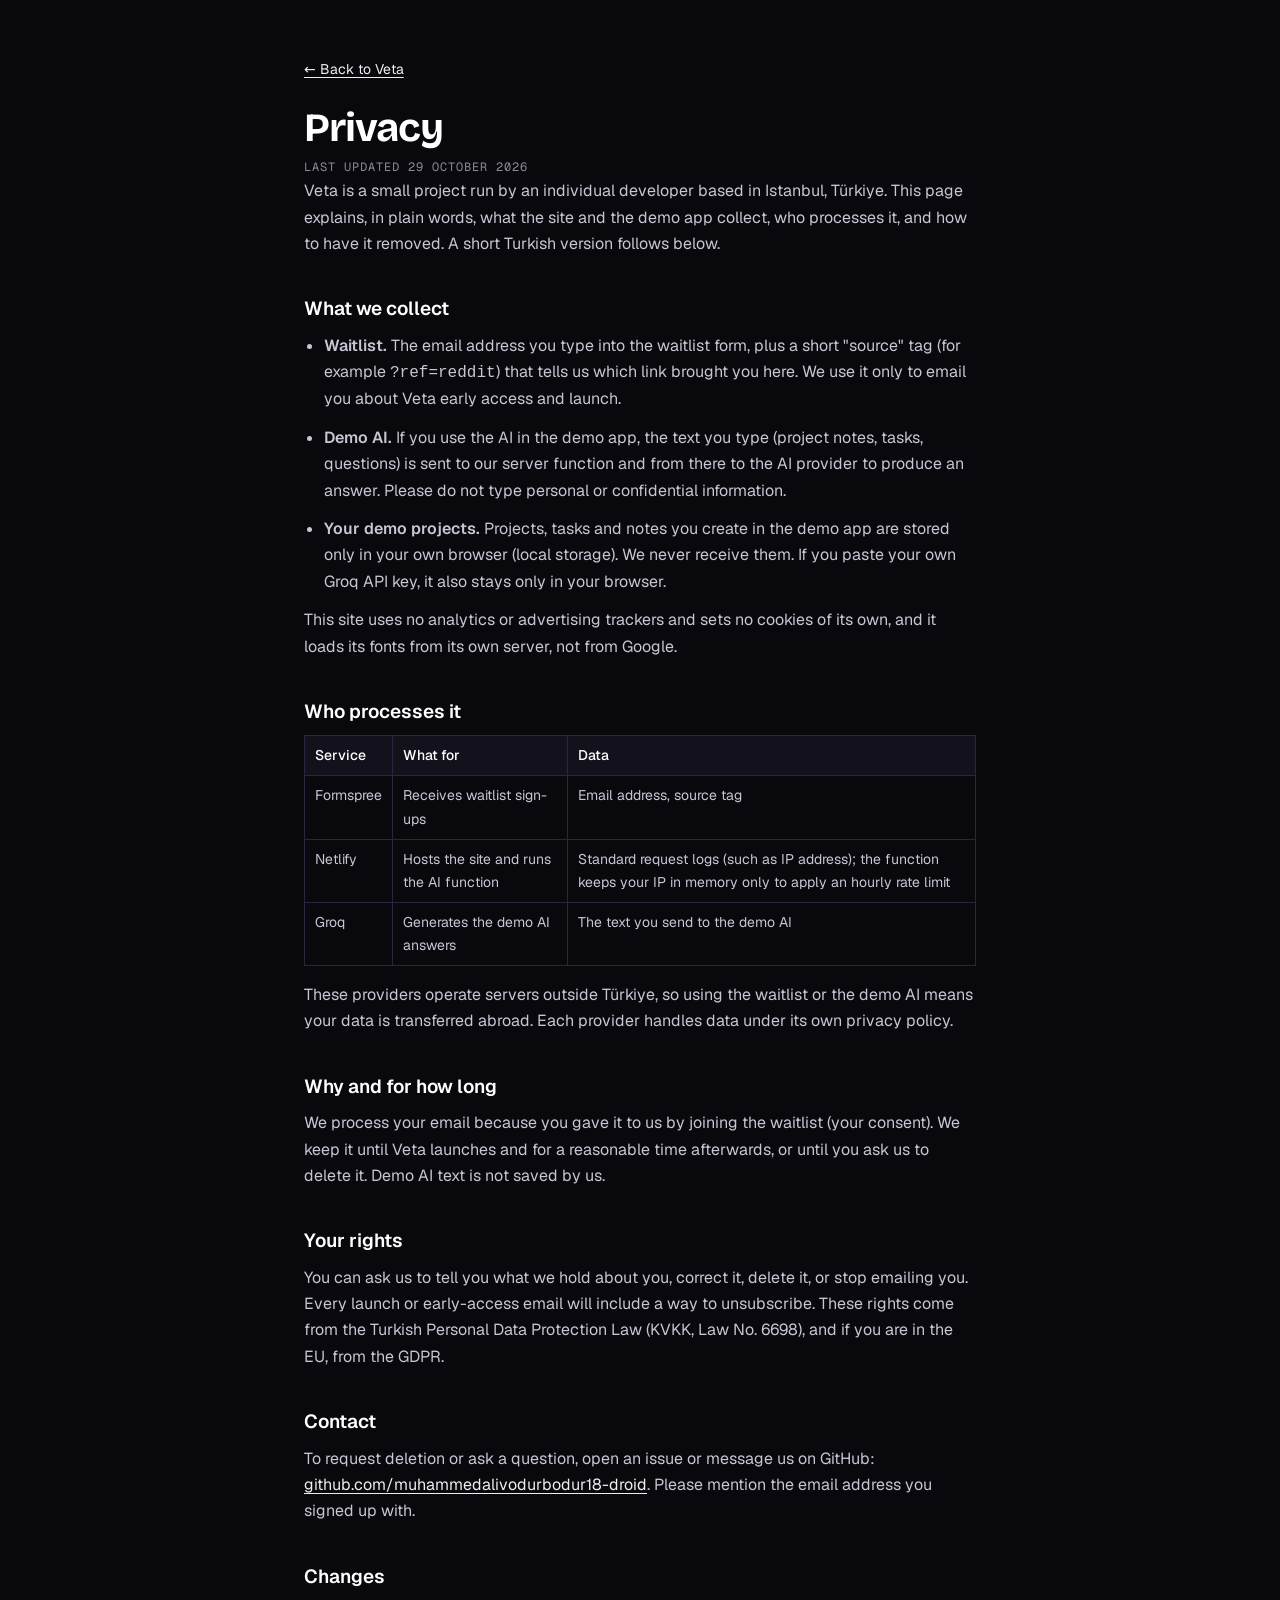
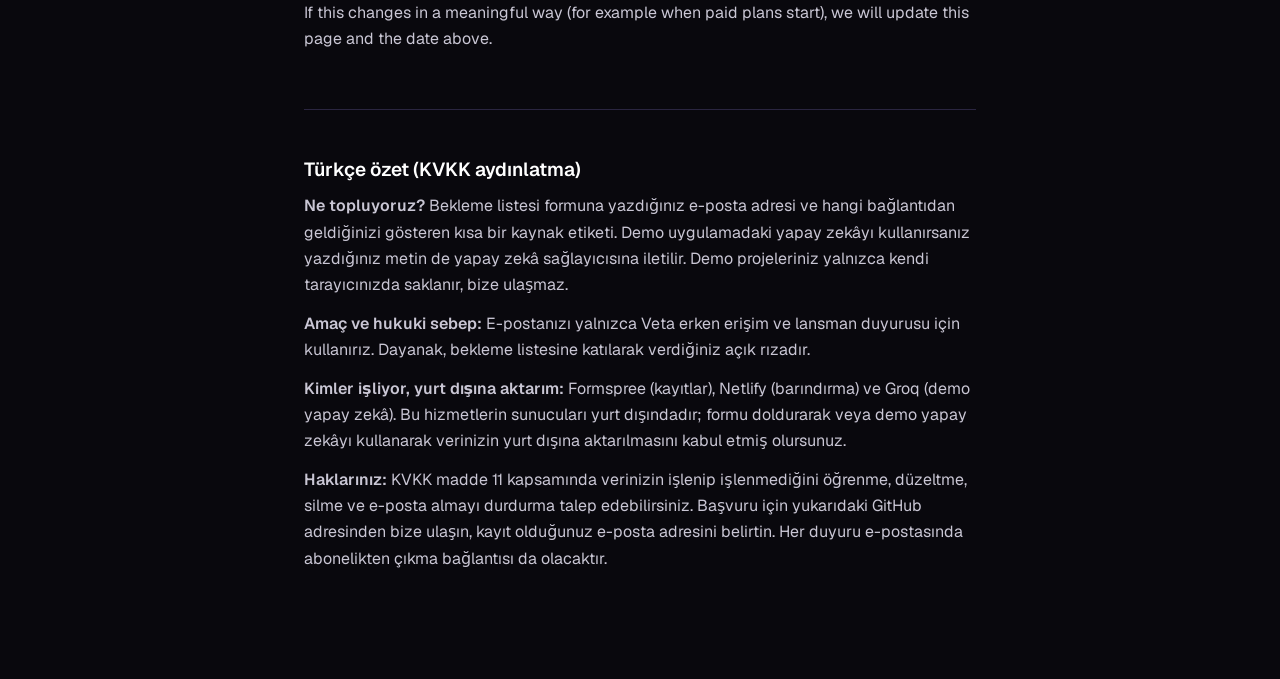
<file: privacy.html>
<!doctype html>
<html lang="en">
<head>
<meta charset="utf-8">
<meta name="viewport" content="width=device-width,initial-scale=1">
<title>Privacy — Veta</title>
<meta name="description" content="What Veta collects, who processes it, and how to have it deleted.">
<link rel="canonical" href="https://veta-site.netlify.app/privacy.html">
<link rel="icon" href="/favicon.svg" type="image/svg+xml">
<link rel="stylesheet" href="/fonts/fonts.css">
<style>
body{margin:0;background:#09080D;color:#C9C6D4;font-family:'Geist',system-ui,sans-serif;line-height:1.65;font-size:16px;-webkit-font-smoothing:antialiased}
main{max-width:720px;margin:0 auto;padding:56px 24px 96px;box-sizing:border-box}
a{color:#EEEDF2;text-decoration:underline;text-underline-offset:3px}
h1{font-family:'Bricolage Grotesque',sans-serif;font-weight:700;font-size:40px;line-height:1.1;letter-spacing:-1px;color:#fff;margin:24px 0 8px}
h2{font-weight:600;font-size:19px;color:#fff;margin:36px 0 8px}
p,li{margin:0 0 12px}
ul{padding-left:20px;margin:0 0 12px}
.meta{font-family:'Geist Mono',monospace;font-size:12px;letter-spacing:1px;color:#8E8A9B}
.back{font-size:14px}
table{border-collapse:collapse;width:100%;font-size:14px;margin:8px 0 16px}
th,td{border:1px solid #2A2540;padding:8px 10px;text-align:left;vertical-align:top}
th{color:#fff;font-weight:500;background:#13111B}
.tr{margin-top:56px;padding-top:8px;border-top:1px solid #2A2540}
@media (max-width:520px){h1{font-size:32px}table{display:block;overflow-x:auto}}
</style>
</head>
<body>
<main>
<a class="back" href="/">← Back to Veta</a>
<h1>Privacy</h1>
<div class="meta">LAST UPDATED 29 OCTOBER 2026</div>

<p>Veta is a small project run by an individual developer based in Istanbul, Türkiye. This page explains, in plain words, what the site and the demo app collect, who processes it, and how to have it removed. A short Turkish version follows below.</p>

<h2>What we collect</h2>
<ul>
<li><strong>Waitlist.</strong> The email address you type into the waitlist form, plus a short "source" tag (for example <code>?ref=reddit</code>) that tells us which link brought you here. We use it only to email you about Veta early access and launch.</li>
<li><strong>Demo AI.</strong> If you use the AI in the demo app, the text you type (project notes, tasks, questions) is sent to our server function and from there to the AI provider to produce an answer. Please do not type personal or confidential information.</li>
<li><strong>Your demo projects.</strong> Projects, tasks and notes you create in the demo app are stored only in your own browser (local storage). We never receive them. If you paste your own Groq API key, it also stays only in your browser.</li>
</ul>
<p>This site uses no analytics or advertising trackers and sets no cookies of its own, and it loads its fonts from its own server, not from Google.</p>

<h2>Who processes it</h2>
<table>
<tr><th>Service</th><th>What for</th><th>Data</th></tr>
<tr><td>Formspree</td><td>Receives waitlist sign-ups</td><td>Email address, source tag</td></tr>
<tr><td>Netlify</td><td>Hosts the site and runs the AI function</td><td>Standard request logs (such as IP address); the function keeps your IP in memory only to apply an hourly rate limit</td></tr>
<tr><td>Groq</td><td>Generates the demo AI answers</td><td>The text you send to the demo AI</td></tr>
</table>
<p>These providers operate servers outside Türkiye, so using the waitlist or the demo AI means your data is transferred abroad. Each provider handles data under its own privacy policy.</p>

<h2>Why and for how long</h2>
<p>We process your email because you gave it to us by joining the waitlist (your consent). We keep it until Veta launches and for a reasonable time afterwards, or until you ask us to delete it. Demo AI text is not saved by us.</p>

<h2>Your rights</h2>
<p>You can ask us to tell you what we hold about you, correct it, delete it, or stop emailing you. Every launch or early-access email will include a way to unsubscribe. These rights come from the Turkish Personal Data Protection Law (KVKK, Law No. 6698), and if you are in the EU, from the GDPR.</p>

<h2>Contact</h2>
<p>To request deletion or ask a question, open an issue or message us on GitHub: <a href="https://github.com/muhammedalivodurbodur18-droid">github.com/muhammedalivodurbodur18-droid</a>. Please mention the email address you signed up with.</p>

<h2>Changes</h2>
<p>If this changes in a meaningful way (for example when paid plans start), we will update this page and the date above.</p>

<section class="tr" lang="tr">
<h2>Türkçe özet (KVKK aydınlatma)</h2>
<p><strong>Ne topluyoruz?</strong> Bekleme listesi formuna yazdığınız e-posta adresi ve hangi bağlantıdan geldiğinizi gösteren kısa bir kaynak etiketi. Demo uygulamadaki yapay zekâyı kullanırsanız yazdığınız metin de yapay zekâ sağlayıcısına iletilir. Demo projeleriniz yalnızca kendi tarayıcınızda saklanır, bize ulaşmaz.</p>
<p><strong>Amaç ve hukuki sebep:</strong> E-postanızı yalnızca Veta erken erişim ve lansman duyurusu için kullanırız. Dayanak, bekleme listesine katılarak verdiğiniz açık rızadır.</p>
<p><strong>Kimler işliyor, yurt dışına aktarım:</strong> Formspree (kayıtlar), Netlify (barındırma) ve Groq (demo yapay zekâ). Bu hizmetlerin sunucuları yurt dışındadır; formu doldurarak veya demo yapay zekâyı kullanarak verinizin yurt dışına aktarılmasını kabul etmiş olursunuz.</p>
<p><strong>Haklarınız:</strong> KVKK madde 11 kapsamında verinizin işlenip işlenmediğini öğrenme, düzeltme, silme ve e-posta almayı durdurma talep edebilirsiniz. Başvuru için yukarıdaki GitHub adresinden bize ulaşın, kayıt olduğunuz e-posta adresini belirtin. Her duyuru e-postasında abonelikten çıkma bağlantısı da olacaktır.</p>
</section>
</main>
</body>
</html>
</file>
<file: fonts/fonts.css>
/* Self-hosted fonts (no requests to Google). Licenses: SIL OFL 1.1, see LICENSE-*.txt */
@font-face{font-family:'Bricolage Grotesque';font-style:normal;font-weight:700;font-display:swap;src:url(bricolage-grotesque-latin-700-normal.woff2) format('woff2')}
@font-face{font-family:'Geist';font-style:normal;font-weight:400;font-display:swap;src:url(geist-latin-400-normal.woff2) format('woff2')}
@font-face{font-family:'Geist';font-style:normal;font-weight:500;font-display:swap;src:url(geist-latin-500-normal.woff2) format('woff2')}
@font-face{font-family:'Geist';font-style:normal;font-weight:600;font-display:swap;src:url(geist-latin-600-normal.woff2) format('woff2')}
@font-face{font-family:'Geist Mono';font-style:normal;font-weight:400;font-display:swap;src:url(geist-mono-latin-400-normal.woff2) format('woff2')}
@font-face{font-family:'Geist Mono';font-style:normal;font-weight:500;font-display:swap;src:url(geist-mono-latin-500-normal.woff2) format('woff2')}
</file>
